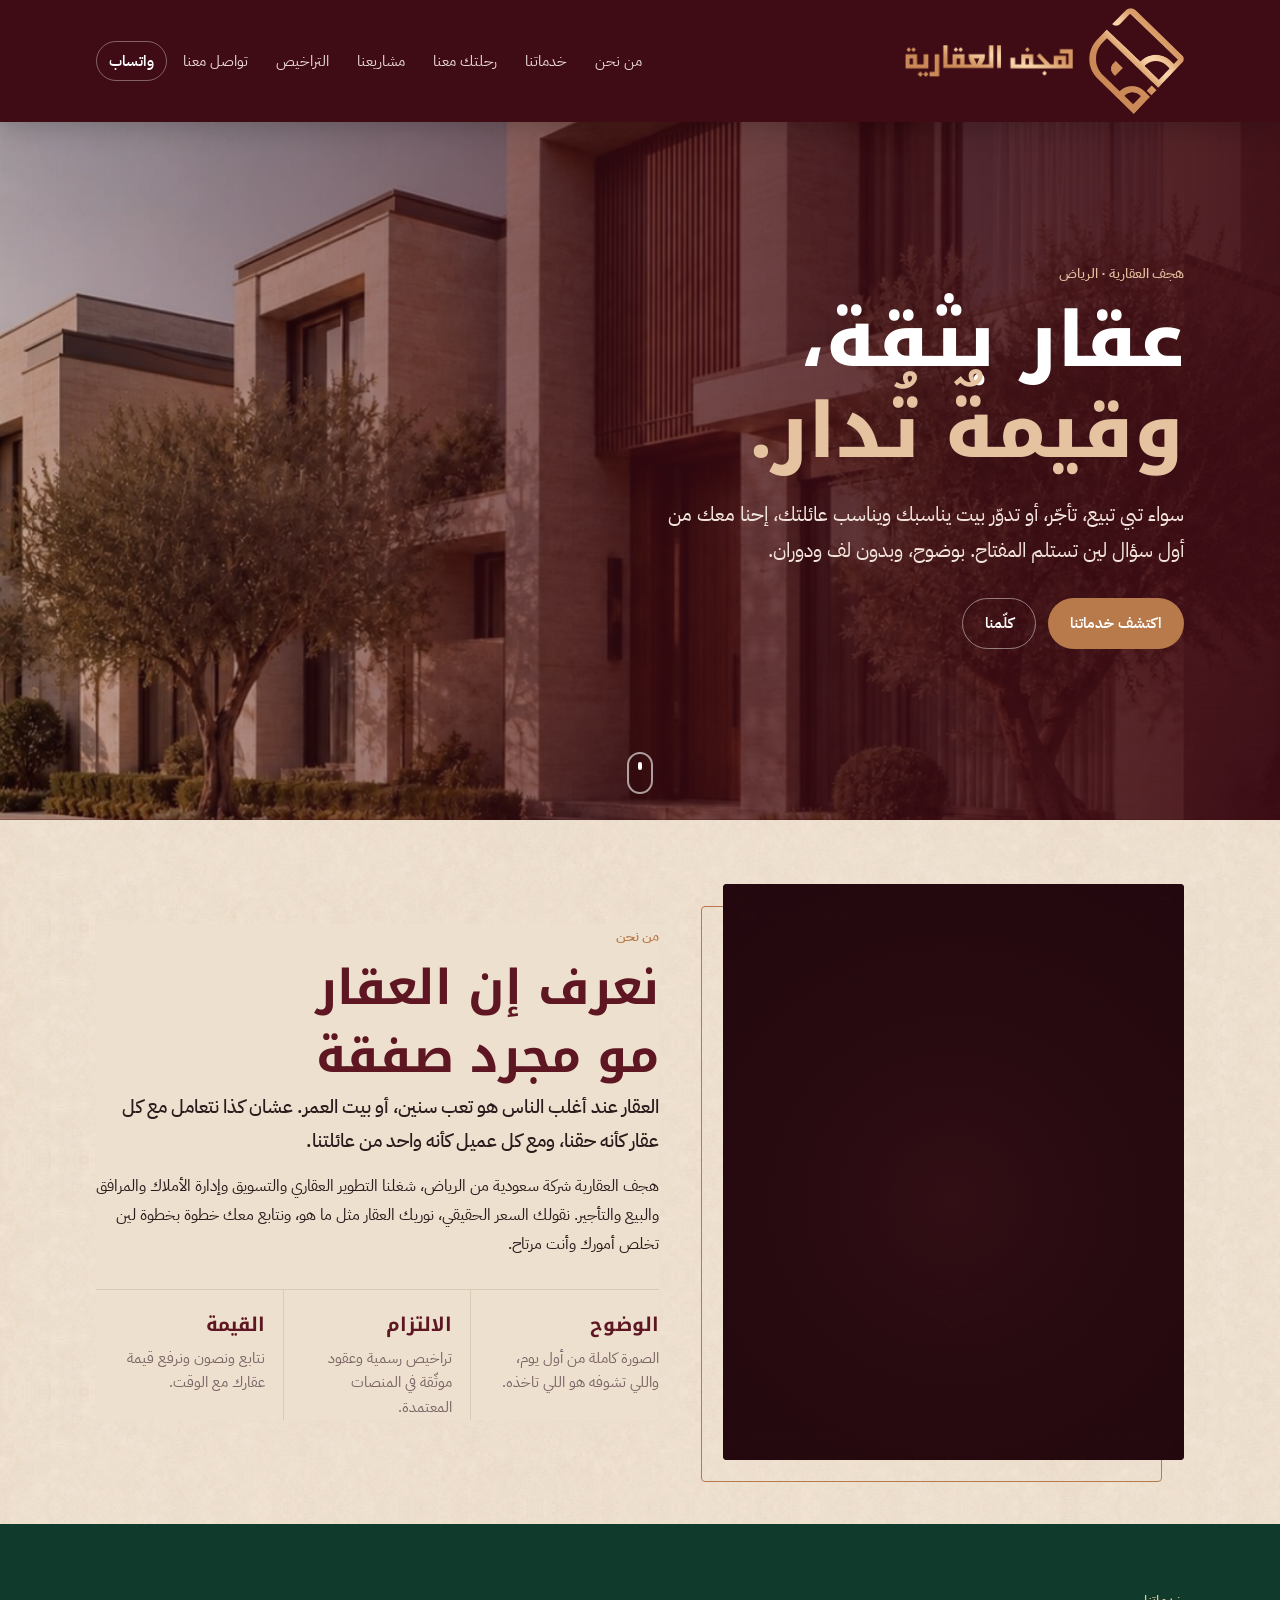
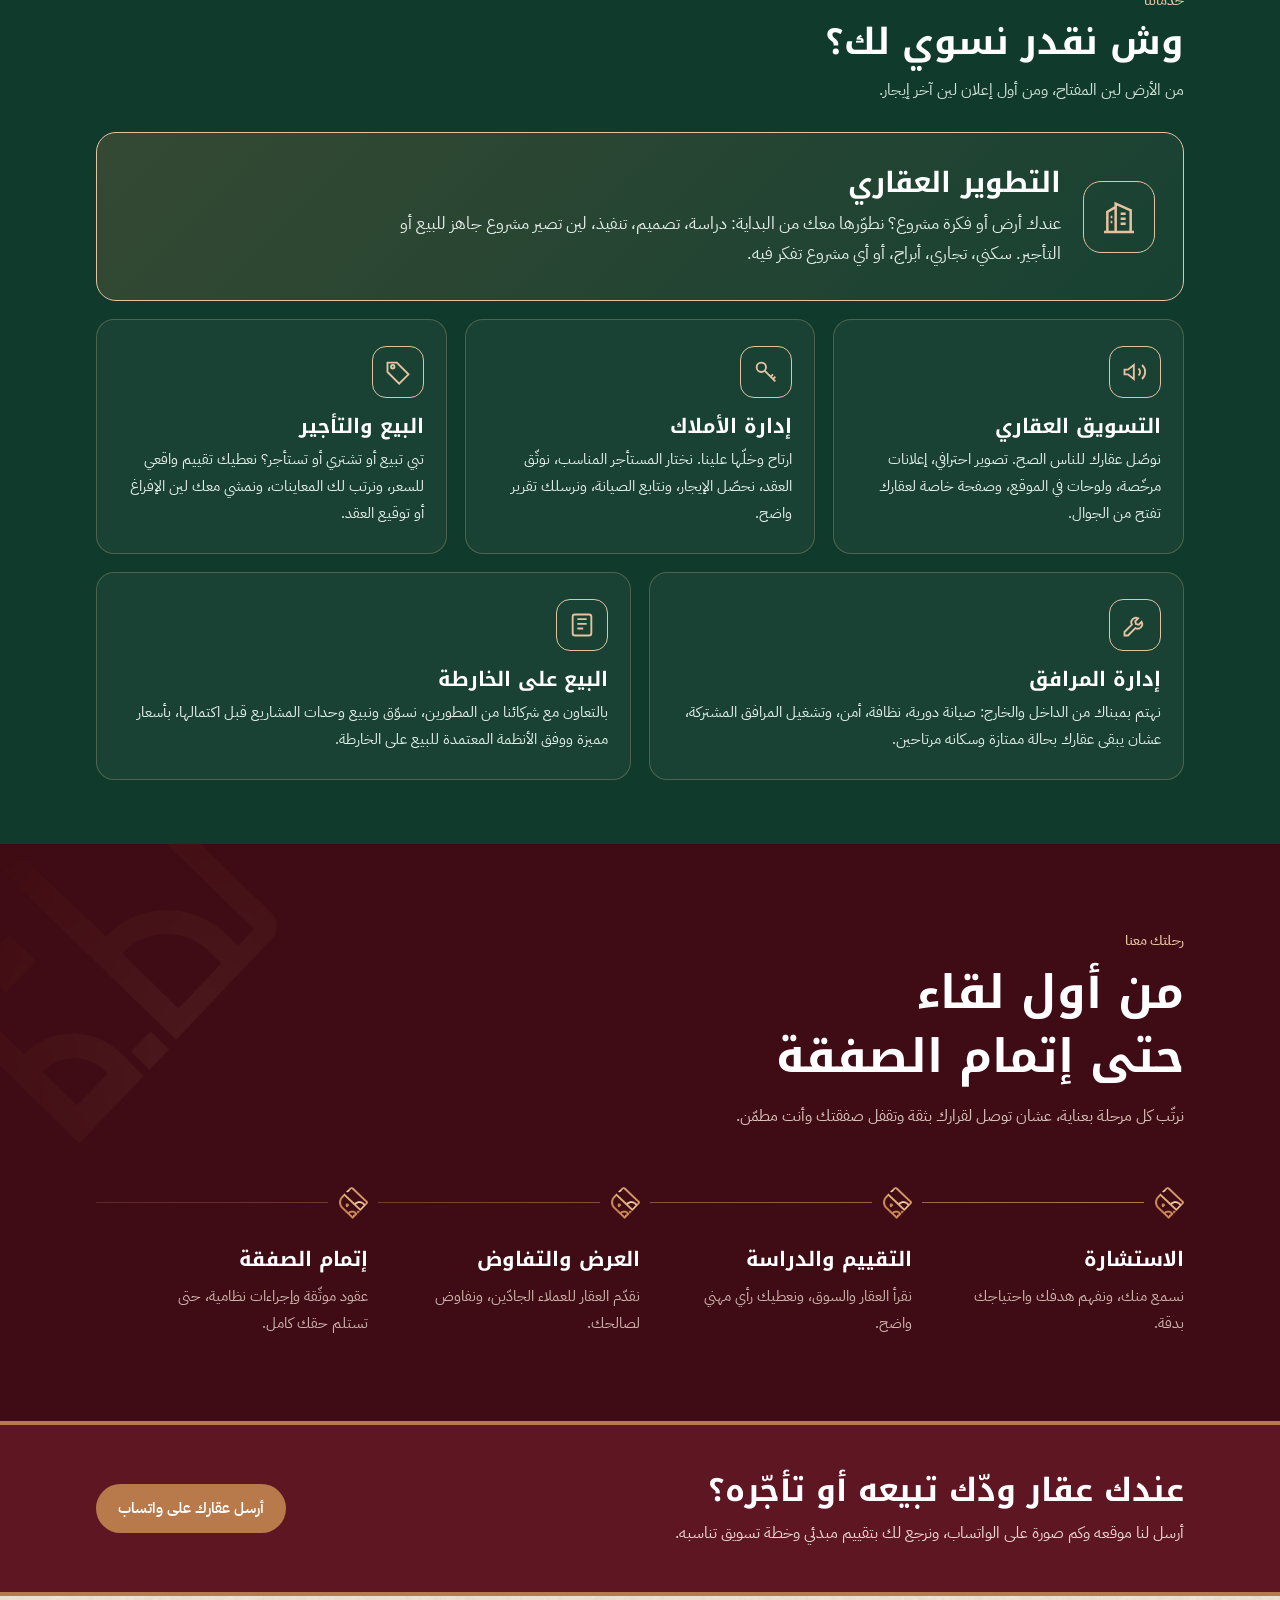
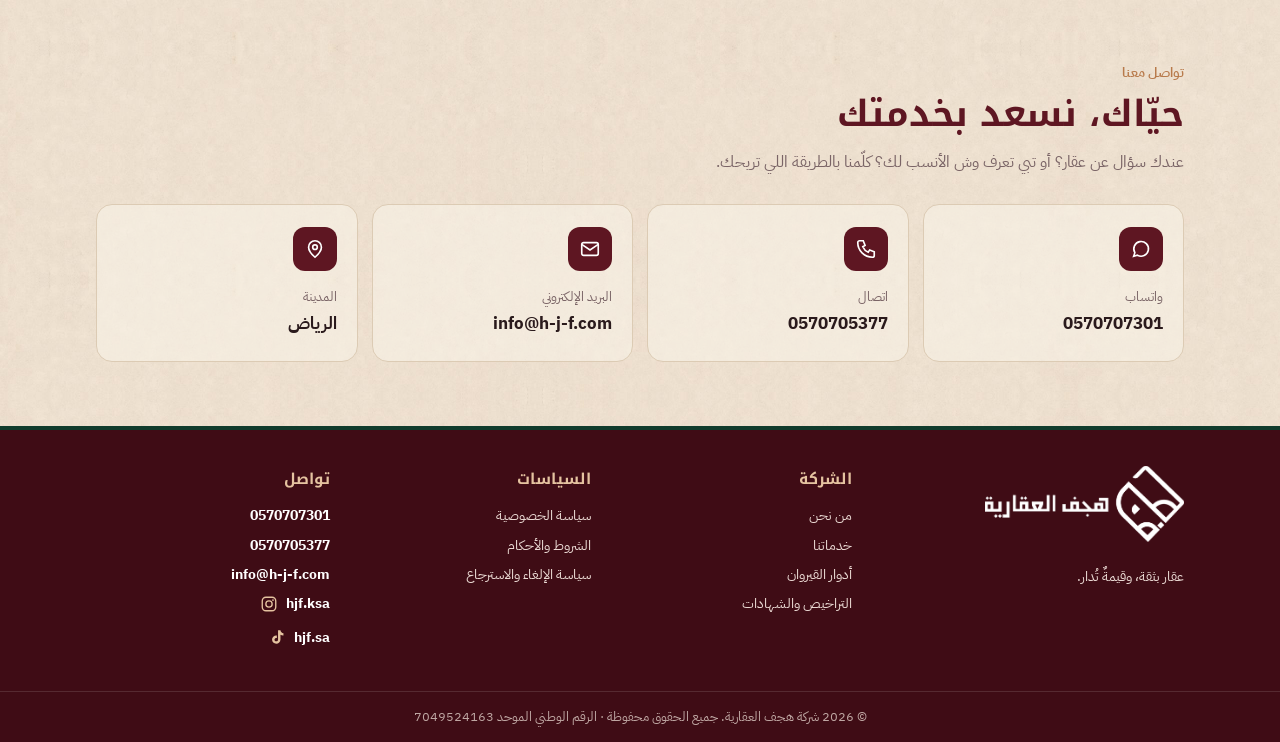
<file: index.html>
<!doctype html>
<html lang="ar" dir="rtl">
<head>
<meta charset="utf-8">
<meta name="viewport" content="width=device-width, initial-scale=1, viewport-fit=cover">
<title>هجف العقارية | تطوير وتسويق وإدارة أملاك في الرياض</title>
<meta name="description" content="هجف العقارية: شركة عقارية في الرياض، نطوّر المشاريع السكنية والتجارية، ونسوّق عقارك وندير أملاكك ونساعدك تبيع أو تأجّر أو تلقى بيتك، بثقة ووضوح.">
<meta property="og:title" content="هجف العقارية">
<meta property="og:description" content="عقار بثقة، وقيمةٌ تُدار. تسويق عقاري، إدارة أملاك، بيع وتأجير في الرياض.">
<meta property="og:image" content="https://h-j-f.com/img/hero.jpg">
<link rel="canonical" href="https://h-j-f.com/">
<meta property="og:locale" content="ar_SA">
<link rel="icon" href="img/logo-copper.png">
<link rel="preconnect" href="https://fonts.googleapis.com">
<link rel="stylesheet" href="https://fonts.googleapis.com/css2?family=IBM+Plex+Sans+Arabic:wght@400;500;600&family=Noto+Kufi+Arabic:wght@500;700;800&display=swap">
<link rel="stylesheet" href="style.css?v=7">
<script type="application/ld+json">
{"@context":"https://schema.org","@type":"RealEstateAgent","name":"شركة هجف العقارية","alternateName":"HJF Real Estate",
 "telephone":["+966570705377","+966570707301"],"email":"info@h-j-f.com","url":"https://h-j-f.com",
 "address":{"@type":"PostalAddress","addressLocality":"الرياض","addressCountry":"SA"},"areaServed":"الرياض"}
</script>
</head>
<body class="home">

<!-- SHARED HEADER: edit partials/header.html then run tools/sync_footer.py -->
<header class="top solid" id="top"><div class="wrap">
  <a class="brand" href="https://h-j-f.com/" aria-label="هجف العقارية - الرئيسية"><img class="mk" src="img/mark-metal.png" alt=""><img class="wm" src="img/wordmark-metal.png" alt="هجف العقارية"></a>
  <button class="burger" id="burger" aria-label="القائمة" aria-expanded="false" aria-controls="menu">☰</button>
  <nav class="menu" id="menu" aria-label="القائمة الرئيسية">
    <a href="./#about">من نحن</a>
    <a href="./#services">خدماتنا</a>
    <a href="./#journey">رحلتك معنا</a>
    <a href="https://qairawan.h-j-f.com/">مشاريعنا</a>
    <a href="licenses.html">التراخيص</a>
    <a href="./#contact">تواصل معنا</a>
    <a class="call" href="https://wa.me/966570707301" target="_blank" rel="noopener">واتساب</a>
  </nav>
</div></header>

<main>
<section class="hero2">
  <div class="bg" aria-hidden="true"><img src="img/hero.jpg" alt=""></div>
  <div class="wrap">
    <div class="eyebrow rv">هجف العقارية · الرياض</div>
    <h1 class="rv">عقار بثقة،<br><em>وقيمةٌ تُدار.</em></h1>
    <p class="rv">سواء تبي تبيع، تأجّر، أو تدوّر بيت يناسبك ويناسب عائلتك، إحنا معك من أول سؤال لين تستلم المفتاح. بوضوح، وبدون لف ودوران.</p>
    <div class="cta rv">
      <a class="btn copper" href="#services">اكتشف خدماتنا</a>
      <a class="btn ghost" href="#contact">كلّمنا</a>
    </div>
  </div>
  <a class="scrollhint" href="#about" aria-label="انزل للأسفل"><span></span></a>
</section>

<section class="s" id="about"><div class="wrap">
  <div class="about3">
    <figure class="aimg amotion rv" id="hjfMotion" role="img" aria-label="رسم متحرك يعرّف بهجف العقارية وخدماتها: التطوير، التسويق، إدارة الأملاك، إدارة المرافق، والبيع على الخارطة"></figure>
    <div class="atext">
      <div class="eyebrow c rv">من نحن</div>
      <h2 class="big rv">نعرف إن العقار<br>مو مجرد صفقة</h2>
      <p class="lead rv">العقار عند أغلب الناس هو تعب سنين، أو بيت العمر. عشان كذا نتعامل مع كل عقار كأنه حقنا، ومع كل عميل كأنه واحد من عائلتنا.</p>
      <p class="rv">هجف العقارية شركة سعودية من الرياض، شغلنا التطوير العقاري والتسويق وإدارة الأملاك والمرافق والبيع والتأجير. نقولك السعر الحقيقي، نوريك العقار مثل ما هو، ونتابع معك خطوة بخطوة لين تخلص أمورك وأنت مرتاح.</p>
      <dl class="princ rv">
        <div><dt>الوضوح</dt><dd>الصورة كاملة من أول يوم، واللي تشوفه هو اللي تاخذه.</dd></div>
        <div><dt>الالتزام</dt><dd>تراخيص رسمية وعقود موثّقة في المنصات المعتمدة.</dd></div>
        <div><dt>القيمة</dt><dd>نتابع ونصون ونرفع قيمة عقارك مع الوقت.</dd></div>
      </dl>
    </div>
  </div>
</div></section>

<section class="s green" id="services"><div class="wrap">
  <div class="sh rv"><div class="eyebrow">خدماتنا</div><h2>وش نقدر نسوي لك؟</h2><p>من الأرض لين المفتاح، ومن أول إعلان لين آخر إيجار.</p></div>
  <article class="dev rv">
    <div class="ic"><svg viewBox="0 0 24 24"><path d="M3 21h18M5 21V9l5-3v15M10 21V4l9 4v13M13 10h3M13 13h3M13 16h3M7 12h1M7 15h1"/></svg></div>
    <div>
      <h3>التطوير العقاري</h3>
      <p>عندك أرض أو فكرة مشروع؟ نطوّرها معك من البداية: دراسة، تصميم، تنفيذ، لين تصير مشروع جاهز للبيع أو التأجير. سكني، تجاري، أبراج، أو أي مشروع تفكر فيه.</p>
    </div>
  </article>
  <div class="svc">
    <article class="rv">
      <div class="ic"><svg viewBox="0 0 24 24"><path d="M3 10v4h3l5 4V6L6 10H3z"/><path d="M15 9a4 4 0 0 1 0 6M18 6a8 8 0 0 1 0 12"/></svg></div>
      <h3>التسويق العقاري</h3>
      <p>نوصّل عقارك للناس الصح. تصوير احترافي، إعلانات مرخّصة، ولوحات في الموقع، وصفحة خاصة لعقارك تفتح من الجوال.</p>
    </article>
    <article class="rv">
      <div class="ic"><svg viewBox="0 0 24 24"><circle cx="8" cy="8" r="4"/><path d="M11 11l9 9M16 16l2-2M18 18l2-2"/></svg></div>
      <h3>إدارة الأملاك</h3>
      <p>ارتاح وخلّها علينا. نختار المستأجر المناسب، نوثّق العقد، نحصّل الإيجار، ونتابع الصيانة، ونرسلك تقرير واضح.</p>
    </article>
    <article class="rv">
      <div class="ic"><svg viewBox="0 0 24 24"><path d="M3 12V4h8l10 10-8 8L3 12z"/><circle cx="7.5" cy="7.5" r="1.5"/></svg></div>
      <h3>البيع والتأجير</h3>
      <p>تبي تبيع أو تشتري أو تستأجر؟ نعطيك تقييم واقعي للسعر، ونرتب لك المعاينات، ونمشي معك لين الإفراغ أو توقيع العقد.</p>
    </article>
    <article class="rv">
      <div class="ic"><svg viewBox="0 0 24 24"><path d="M14.7 6.3a4 4 0 0 0-5.4 5.4L3 18v3h3l6.3-6.3a4 4 0 0 0 5.4-5.4l-2.5 2.5-2.4-.6-.6-2.4 2.5-2.5z"/></svg></div>
      <h3>إدارة المرافق</h3>
      <p>نهتم بمبناك من الداخل والخارج: صيانة دورية، نظافة، أمن، وتشغيل المرافق المشتركة، عشان يبقى عقارك بحالة ممتازة وسكانه مرتاحين.</p>
    </article>
    <article class="rv">
      <div class="ic"><svg viewBox="0 0 24 24"><rect x="4" y="3" width="16" height="18" rx="2"/><path d="M8 7h8M8 11h8M8 15h5"/></svg></div>
      <h3>البيع على الخارطة</h3>
      <p>بالتعاون مع شركائنا من المطورين، نسوّق ونبيع وحدات المشاريع قبل اكتمالها، بأسعار مميزة ووفق الأنظمة المعتمدة للبيع على الخارطة.</p>
    </article>
  </div>
</div></section>

<section class="journey" id="journey"><div class="wrap">
  <div class="jhead rv">
    <div class="eyebrow">رحلتك معنا</div>
    <h2>من أول لقاء<br>حتى إتمام الصفقة</h2>
    <p>نرتّب كل مرحلة بعناية، عشان توصل لقرارك بثقة وتقفل صفقتك وأنت مطمّن.</p>
  </div>
  <ol class="jline">
    <li class="rv"><i aria-hidden="true"></i><b>الاستشارة</b><p>نسمع منك، ونفهم هدفك واحتياجك بدقة.</p></li>
    <li class="rv"><i aria-hidden="true"></i><b>التقييم والدراسة</b><p>نقرأ العقار والسوق، ونعطيك رأي مهني واضح.</p></li>
    <li class="rv"><i aria-hidden="true"></i><b>العرض والتفاوض</b><p>نقدّم العقار للعملاء الجادّين، ونفاوض لصالحك.</p></li>
    <li class="rv"><i aria-hidden="true"></i><b>إتمام الصفقة</b><p>عقود موثّقة وإجراءات نظامية، حتى تستلم حقك كامل.</p></li>
  </ol>
</div></section>


<section class="owner"><div class="wrap rv">
  <div>
    <h2>عندك عقار ودّك تبيعه أو تأجّره؟</h2>
    <p>أرسل لنا موقعه وكم صورة على الواتساب، ونرجع لك بتقييم مبدئي وخطة تسويق تناسبه.</p>
  </div>
  <a class="btn copper" href="https://wa.me/966570707301" target="_blank" rel="noopener">أرسل عقارك على واتساب</a>
</div></section>

<section class="s" id="contact"><div class="wrap">
  <div class="sh rv"><div class="eyebrow c">تواصل معنا</div><h2>حيّاك، نسعد بخدمتك</h2><p>عندك سؤال عن عقار؟ أو تبي تعرف وش الأنسب لك؟ كلّمنا بالطريقة اللي تريحك.</p></div>
  <div class="cgrid">
    <a class="cc rv" href="https://wa.me/966570707301" target="_blank" rel="noopener"><span class="i"><svg viewBox="0 0 24 24"><path d="M4 20l1.3-4A8 8 0 1 1 8 18.7L4 20z"/></svg></span><span><small>واتساب</small><b class="ltr">0570707301</b></span></a>
    <a class="cc rv" href="tel:+966570705377"><span class="i"><svg viewBox="0 0 24 24"><path d="M5 3h4l2 5-2.5 1.5a11 11 0 0 0 6 6L16 13l5 2v4a2 2 0 0 1-2 2A16 16 0 0 1 3 5a2 2 0 0 1 2-2z"/></svg></span><span><small>اتصال</small><b class="ltr">0570705377</b></span></a>
    <a class="cc rv" href="mailto:info@h-j-f.com"><span class="i"><svg viewBox="0 0 24 24"><rect x="3" y="5" width="18" height="14" rx="2"/><path d="M3 7l9 6 9-6"/></svg></span><span><small>البريد الإلكتروني</small><b class="ltr">info@h-j-f.com</b></span></a>
    <div class="cc rv"><span class="i"><svg viewBox="0 0 24 24"><path d="M12 21s-7-6.2-7-11a7 7 0 0 1 14 0c0 4.8-7 11-7 11z"/><circle cx="12" cy="10" r="2.5"/></svg></span><span><small>المدينة</small><b>الرياض</b></span></div>
  </div>
</div></section>
</main>

<!-- SHARED FOOTER: edit partials/footer.html then run tools/sync_footer.py -->
<footer>
  <div class="wrap">
    <div>
      <img class="logo" src="img/logo-white-hjf.png?v=2" alt="هجف العقارية">
      <p style="margin-top:12px">عقار بثقة، وقيمةٌ تُدار.</p>
    </div>
    <div>
      <h4>الشركة</h4>
      <ul>
        <li><a href="./#about">من نحن</a></li>
        <li><a href="./#services">خدماتنا</a></li>
        <li><a href="https://qairawan.h-j-f.com/">أدوار القيروان</a></li>
        <li><a href="licenses.html">التراخيص والشهادات</a></li>
      </ul>
    </div>
    <div>
      <h4>السياسات</h4>
      <ul>
        <li><a href="privacy.html">سياسة الخصوصية</a></li>
        <li><a href="terms.html">الشروط والأحكام</a></li>
        <li><a href="refund.html">سياسة الإلغاء والاسترجاع</a></li>
      </ul>
    </div>
    <div>
      <h4>تواصل</h4>
      <ul>
        <li><a href="https://wa.me/966570707301"><b>0570707301</b></a></li>
        <li><a href="tel:+966570705377"><b>0570705377</b></a></li>
        <li><a href="mailto:info@h-j-f.com"><b>info@h-j-f.com</b></a></li>
        <li class="soc"><a href="https://www.instagram.com/hjf.ksa/" target="_blank" rel="noopener" aria-label="إنستغرام هجف العقارية"><svg viewBox="0 0 24 24" aria-hidden="true"><rect x="3" y="3" width="18" height="18" rx="5" fill="none" stroke="currentColor" stroke-width="1.8"/><circle cx="12" cy="12" r="4.2" fill="none" stroke="currentColor" stroke-width="1.8"/><circle cx="17.3" cy="6.7" r="1.2" fill="currentColor"/></svg><b>hjf.ksa</b></a></li>
        <li class="soc"><a href="https://www.tiktok.com/@hjf.sa" target="_blank" rel="noopener" aria-label="تيك توك هجف العقارية"><svg viewBox="0 0 24 24" aria-hidden="true"><path fill="currentColor" d="M16.6 3c.4 2.2 1.8 3.7 4 3.9v3.2c-1.5.1-2.8-.3-4-1.1v6.3c0 3.4-2.6 5.7-5.6 5.7-3.2 0-5.6-2.5-5.6-5.6 0-3.4 3-5.9 6.4-5.4v3.3c-1.4-.4-3.1.6-3.1 2.2 0 1.3 1 2.3 2.3 2.3 1.4 0 2.4-1 2.4-2.6V3h3.2z"/></svg><b>hjf.sa</b></a></li>
      </ul>
    </div>
  </div>
  <div class="copy">© <span id="yr">2026</span> شركة هجف العقارية. جميع الحقوق محفوظة · الرقم الوطني الموحد <span class="ltr">7049524163</span></div>
</footer>

<script src="about-motion.js?v=5" defer></script>
<script src="site.js?v=7"></script>
</body>
</html>
</file>
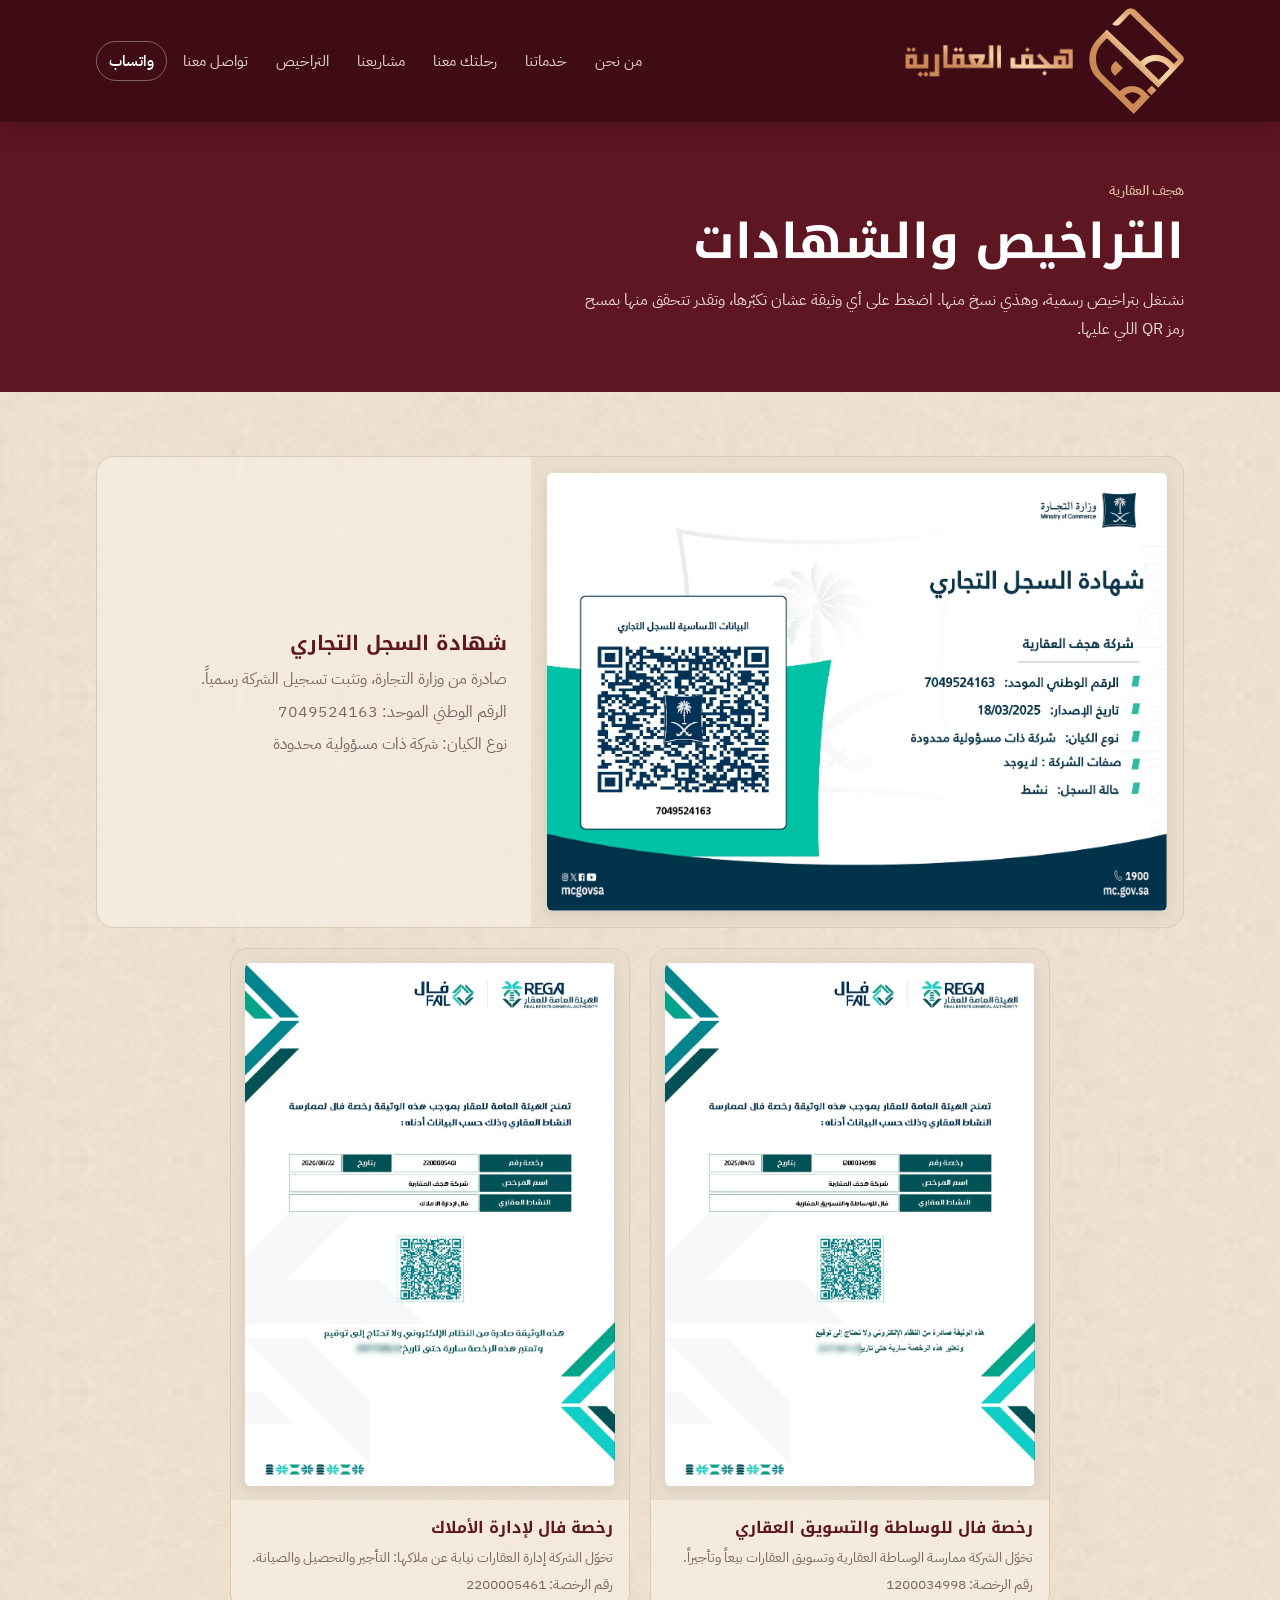
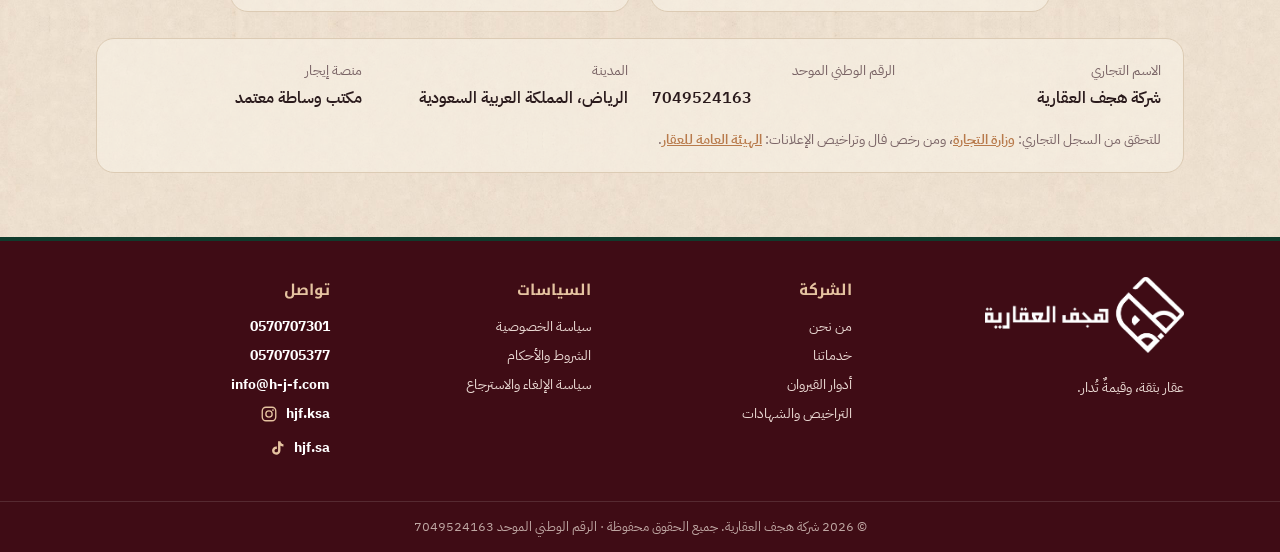
<file: licenses.html>
<!doctype html>
<html lang="ar" dir="rtl">
<head>
<meta charset="utf-8">
<meta name="viewport" content="width=device-width, initial-scale=1">
<title>التراخيص والشهادات | هجف العقارية</title>
<meta name="description" content="التراخيص والشهادات الرسمية لشركة هجف العقارية: شهادة السجل التجاري ورخص فال من الهيئة العامة للعقار.">
<link rel="canonical" href="https://h-j-f.com/licenses.html">
<link rel="icon" href="img/logo-copper.png">
<link rel="stylesheet" href="https://fonts.googleapis.com/css2?family=IBM+Plex+Sans+Arabic:wght@400;500;600&family=Noto+Kufi+Arabic:wght@500;700;800&display=swap">
<link rel="stylesheet" href="style.css?v=7">
</head>
<body>
<!-- SHARED HEADER: edit partials/header.html then run tools/sync_footer.py -->
<header class="top solid" id="top"><div class="wrap">
  <a class="brand" href="https://h-j-f.com/" aria-label="هجف العقارية - الرئيسية"><img class="mk" src="img/mark-metal.png" alt=""><img class="wm" src="img/wordmark-metal.png" alt="هجف العقارية"></a>
  <button class="burger" id="burger" aria-label="القائمة" aria-expanded="false" aria-controls="menu">☰</button>
  <nav class="menu" id="menu" aria-label="القائمة الرئيسية">
    <a href="./#about">من نحن</a>
    <a href="./#services">خدماتنا</a>
    <a href="./#journey">رحلتك معنا</a>
    <a href="https://qairawan.h-j-f.com/">مشاريعنا</a>
    <a href="licenses.html">التراخيص</a>
    <a href="./#contact">تواصل معنا</a>
    <a class="call" href="https://wa.me/966570707301" target="_blank" rel="noopener">واتساب</a>
  </nav>
</div></header>

<main>
<section class="pagehead"><div class="wrap">
  <div class="eyebrow">هجف العقارية</div>
  <h1>التراخيص والشهادات</h1>
  <p>نشتغل بتراخيص رسمية، وهذي نسخ منها. اضغط على أي وثيقة عشان تكبّرها، وتقدر تتحقق منها بمسح رمز QR اللي عليها.</p>
</div></section>

<section class="s"><div class="wrap">
  <figure class="crcard rv">
    <button data-src="licenses/cr-unified-number.jpg" aria-label="تكبير شهادة السجل التجاري"><img src="licenses/cr-unified-number.jpg" alt="شهادة السجل التجاري لشركة هجف العقارية، الرقم الوطني الموحد 7049524163"></button>
    <figcaption><b>شهادة السجل التجاري</b><span>صادرة من وزارة التجارة، وتثبت تسجيل الشركة رسمياً.</span><span>الرقم الوطني الموحد: <span class="ltr">7049524163</span></span><span>نوع الكيان: شركة ذات مسؤولية محدودة</span></figcaption>
  </figure>
  <div class="lic two">
    <figure class="rv">
      <button data-src="licenses/fal-brokerage.jpg" aria-label="تكبير رخصة فال للوساطة والتسويق العقاري"><img src="licenses/fal-brokerage.jpg" alt="رخصة فال رقم 1200034998 للوساطة والتسويق العقاري باسم شركة هجف العقارية"></button>
      <figcaption><b>رخصة فال للوساطة والتسويق العقاري</b><span>تخوّل الشركة ممارسة الوساطة العقارية وتسويق العقارات بيعاً وتأجيراً.</span><span>رقم الرخصة: <span class="ltr">1200034998</span></span></figcaption>
    </figure>
    <figure class="rv">
      <button data-src="licenses/fal-property-management.jpg" aria-label="تكبير رخصة فال لإدارة الأملاك"><img src="licenses/fal-property-management.jpg" alt="رخصة فال رقم 2200005461 لإدارة الأملاك باسم شركة هجف العقارية"></button>
      <figcaption><b>رخصة فال لإدارة الأملاك</b><span>تخوّل الشركة إدارة العقارات نيابة عن ملاكها: التأجير والتحصيل والصيانة.</span><span>رقم الرخصة: <span class="ltr">2200005461</span></span></figcaption>
    </figure>
  </div>
  <div class="reginfo rv">
    <dl>
      <div><dt>الاسم التجاري</dt><dd>شركة هجف العقارية</dd></div>
      <div><dt>الرقم الوطني الموحد</dt><dd class="ltr">7049524163</dd></div>
      <div><dt>المدينة</dt><dd>الرياض، المملكة العربية السعودية</dd></div>
      <div><dt>منصة إيجار</dt><dd>مكتب وساطة معتمد</dd></div>
    </dl>
    <p class="verify">للتحقق من السجل التجاري: <a href="https://mc.gov.sa" target="_blank" rel="noopener">وزارة التجارة</a>، ومن رخص فال وتراخيص الإعلانات: <a href="https://rega.gov.sa" target="_blank" rel="noopener">الهيئة العامة للعقار</a>.</p>
  </div>
</div></section>
</main>

<!-- SHARED FOOTER: edit partials/footer.html then run tools/sync_footer.py -->
<footer>
  <div class="wrap">
    <div>
      <img class="logo" src="img/logo-white-hjf.png?v=2" alt="هجف العقارية">
      <p style="margin-top:12px">عقار بثقة، وقيمةٌ تُدار.</p>
    </div>
    <div>
      <h4>الشركة</h4>
      <ul>
        <li><a href="./#about">من نحن</a></li>
        <li><a href="./#services">خدماتنا</a></li>
        <li><a href="https://qairawan.h-j-f.com/">أدوار القيروان</a></li>
        <li><a href="licenses.html">التراخيص والشهادات</a></li>
      </ul>
    </div>
    <div>
      <h4>السياسات</h4>
      <ul>
        <li><a href="privacy.html">سياسة الخصوصية</a></li>
        <li><a href="terms.html">الشروط والأحكام</a></li>
        <li><a href="refund.html">سياسة الإلغاء والاسترجاع</a></li>
      </ul>
    </div>
    <div>
      <h4>تواصل</h4>
      <ul>
        <li><a href="https://wa.me/966570707301"><b>0570707301</b></a></li>
        <li><a href="tel:+966570705377"><b>0570705377</b></a></li>
        <li><a href="mailto:info@h-j-f.com"><b>info@h-j-f.com</b></a></li>
        <li class="soc"><a href="https://www.instagram.com/hjf.ksa/" target="_blank" rel="noopener" aria-label="إنستغرام هجف العقارية"><svg viewBox="0 0 24 24" aria-hidden="true"><rect x="3" y="3" width="18" height="18" rx="5" fill="none" stroke="currentColor" stroke-width="1.8"/><circle cx="12" cy="12" r="4.2" fill="none" stroke="currentColor" stroke-width="1.8"/><circle cx="17.3" cy="6.7" r="1.2" fill="currentColor"/></svg><b>hjf.ksa</b></a></li>
        <li class="soc"><a href="https://www.tiktok.com/@hjf.sa" target="_blank" rel="noopener" aria-label="تيك توك هجف العقارية"><svg viewBox="0 0 24 24" aria-hidden="true"><path fill="currentColor" d="M16.6 3c.4 2.2 1.8 3.7 4 3.9v3.2c-1.5.1-2.8-.3-4-1.1v6.3c0 3.4-2.6 5.7-5.6 5.7-3.2 0-5.6-2.5-5.6-5.6 0-3.4 3-5.9 6.4-5.4v3.3c-1.4-.4-3.1.6-3.1 2.2 0 1.3 1 2.3 2.3 2.3 1.4 0 2.4-1 2.4-2.6V3h3.2z"/></svg><b>hjf.sa</b></a></li>
      </ul>
    </div>
  </div>
  <div class="copy">© <span id="yr">2026</span> شركة هجف العقارية. جميع الحقوق محفوظة · الرقم الوطني الموحد <span class="ltr">7049524163</span></div>
</footer>

<div class="lb" id="lb" hidden role="dialog" aria-modal="true" aria-label="عرض الوثيقة"><button id="lbx" aria-label="إغلاق">×</button><img id="lbimg" alt=""></div>
<script src="site.js?v=7"></script>
</body>
</html>
</file>
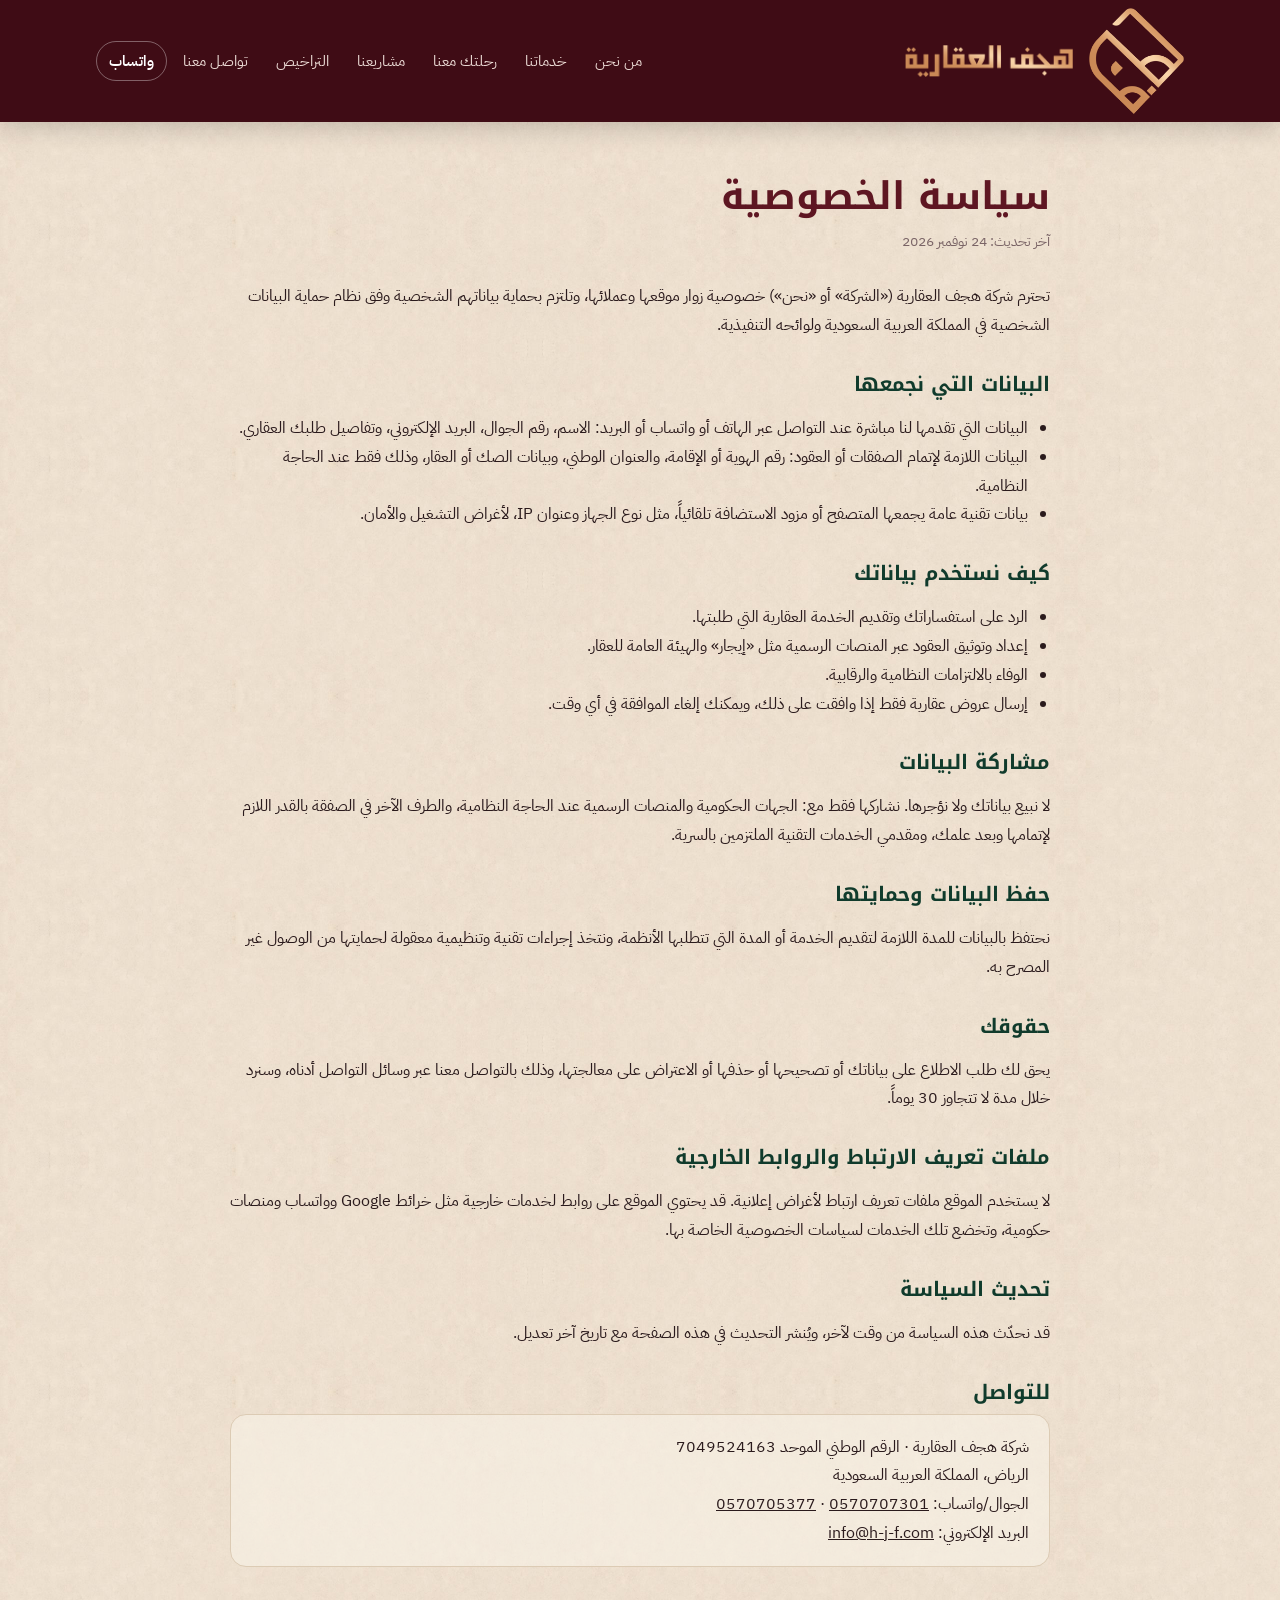
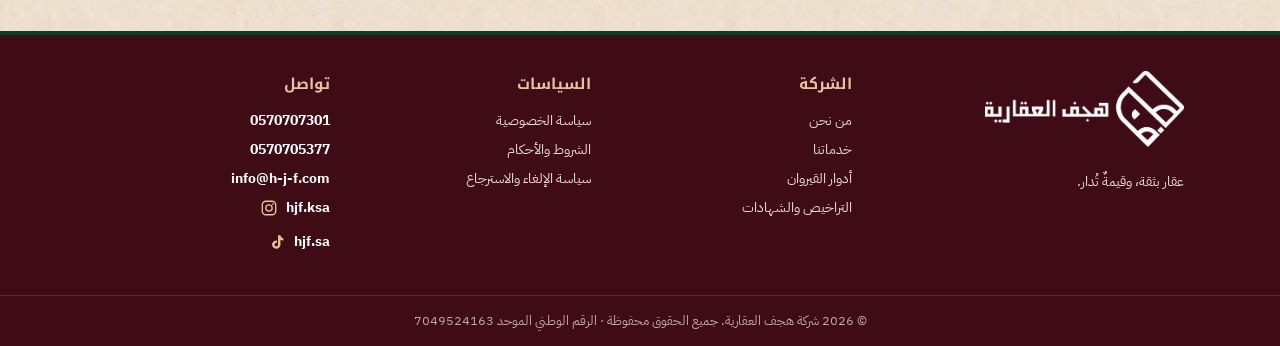
<file: privacy.html>
<!doctype html>
<html lang="ar" dir="rtl">
<head>
<meta charset="utf-8">
<meta name="viewport" content="width=device-width, initial-scale=1">
<title>سياسة الخصوصية | شركة هجف العقارية</title>
<link rel="icon" href="img/logo-copper.png">
<link rel="stylesheet" href="https://fonts.googleapis.com/css2?family=IBM+Plex+Sans+Arabic:wght@400;500;600&family=Noto+Kufi+Arabic:wght@500;700;800&display=swap">
<link rel="stylesheet" href="style.css?v=7">
</head>
<body>
<!-- SHARED HEADER: edit partials/header.html then run tools/sync_footer.py -->
<header class="top solid" id="top"><div class="wrap">
  <a class="brand" href="https://h-j-f.com/" aria-label="هجف العقارية - الرئيسية"><img class="mk" src="img/mark-metal.png" alt=""><img class="wm" src="img/wordmark-metal.png" alt="هجف العقارية"></a>
  <button class="burger" id="burger" aria-label="القائمة" aria-expanded="false" aria-controls="menu">☰</button>
  <nav class="menu" id="menu" aria-label="القائمة الرئيسية">
    <a href="./#about">من نحن</a>
    <a href="./#services">خدماتنا</a>
    <a href="./#journey">رحلتك معنا</a>
    <a href="https://qairawan.h-j-f.com/">مشاريعنا</a>
    <a href="licenses.html">التراخيص</a>
    <a href="./#contact">تواصل معنا</a>
    <a class="call" href="https://wa.me/966570707301" target="_blank" rel="noopener">واتساب</a>
  </nav>
</div></header>
<main class="wrap"><article class="doc">
<h1>سياسة الخصوصية</h1>
<p class="upd">آخر تحديث: 24 نوفمبر 2026</p>

<p>تحترم شركة هجف العقارية («الشركة» أو «نحن») خصوصية زوار موقعها وعملائها، وتلتزم بحماية بياناتهم الشخصية وفق نظام حماية البيانات الشخصية في المملكة العربية السعودية ولوائحه التنفيذية.</p>
<h2>البيانات التي نجمعها</h2>
<ul>
<li>البيانات التي تقدمها لنا مباشرة عند التواصل عبر الهاتف أو واتساب أو البريد: الاسم، رقم الجوال، البريد الإلكتروني، وتفاصيل طلبك العقاري.</li>
<li>البيانات اللازمة لإتمام الصفقات أو العقود: رقم الهوية أو الإقامة، والعنوان الوطني، وبيانات الصك أو العقار، وذلك فقط عند الحاجة النظامية.</li>
<li>بيانات تقنية عامة يجمعها المتصفح أو مزود الاستضافة تلقائياً، مثل نوع الجهاز وعنوان IP، لأغراض التشغيل والأمان.</li>
</ul>
<h2>كيف نستخدم بياناتك</h2>
<ul>
<li>الرد على استفساراتك وتقديم الخدمة العقارية التي طلبتها.</li>
<li>إعداد وتوثيق العقود عبر المنصات الرسمية مثل «إيجار» والهيئة العامة للعقار.</li>
<li>الوفاء بالالتزامات النظامية والرقابية.</li>
<li>إرسال عروض عقارية فقط إذا وافقت على ذلك، ويمكنك إلغاء الموافقة في أي وقت.</li>
</ul>
<h2>مشاركة البيانات</h2>
<p>لا نبيع بياناتك ولا نؤجرها. نشاركها فقط مع: الجهات الحكومية والمنصات الرسمية عند الحاجة النظامية، والطرف الآخر في الصفقة بالقدر اللازم لإتمامها وبعد علمك، ومقدمي الخدمات التقنية الملتزمين بالسرية.</p>
<h2>حفظ البيانات وحمايتها</h2>
<p>نحتفظ بالبيانات للمدة اللازمة لتقديم الخدمة أو المدة التي تتطلبها الأنظمة، ونتخذ إجراءات تقنية وتنظيمية معقولة لحمايتها من الوصول غير المصرح به.</p>
<h2>حقوقك</h2>
<p>يحق لك طلب الاطلاع على بياناتك أو تصحيحها أو حذفها أو الاعتراض على معالجتها، وذلك بالتواصل معنا عبر وسائل التواصل أدناه، وسنرد خلال مدة لا تتجاوز 30 يوماً.</p>
<h2>ملفات تعريف الارتباط والروابط الخارجية</h2>
<p>لا يستخدم الموقع ملفات تعريف ارتباط لأغراض إعلانية. قد يحتوي الموقع على روابط لخدمات خارجية مثل خرائط Google وواتساب ومنصات حكومية، وتخضع تلك الخدمات لسياسات الخصوصية الخاصة بها.</p>
<h2>تحديث السياسة</h2>
<p>قد نحدّث هذه السياسة من وقت لآخر، ويُنشر التحديث في هذه الصفحة مع تاريخ آخر تعديل.</p>

<h2>للتواصل</h2>
<div class="box">
<p style="margin:0">شركة هجف العقارية · الرقم الوطني الموحد <span class="ltr">7049524163</span><br>
الرياض، المملكة العربية السعودية<br>
الجوال/واتساب: <a class="ltr" href="tel:+966570707301">0570707301</a> · <a class="ltr" href="tel:+966570705377">0570705377</a><br>
البريد الإلكتروني: <a class="ltr" href="mailto:info@h-j-f.com">info@h-j-f.com</a></p>
</div>
</article></main>
<!-- SHARED FOOTER: edit partials/footer.html then run tools/sync_footer.py -->
<footer>
  <div class="wrap">
    <div>
      <img class="logo" src="img/logo-white-hjf.png?v=2" alt="هجف العقارية">
      <p style="margin-top:12px">عقار بثقة، وقيمةٌ تُدار.</p>
    </div>
    <div>
      <h4>الشركة</h4>
      <ul>
        <li><a href="./#about">من نحن</a></li>
        <li><a href="./#services">خدماتنا</a></li>
        <li><a href="https://qairawan.h-j-f.com/">أدوار القيروان</a></li>
        <li><a href="licenses.html">التراخيص والشهادات</a></li>
      </ul>
    </div>
    <div>
      <h4>السياسات</h4>
      <ul>
        <li><a href="privacy.html">سياسة الخصوصية</a></li>
        <li><a href="terms.html">الشروط والأحكام</a></li>
        <li><a href="refund.html">سياسة الإلغاء والاسترجاع</a></li>
      </ul>
    </div>
    <div>
      <h4>تواصل</h4>
      <ul>
        <li><a href="https://wa.me/966570707301"><b>0570707301</b></a></li>
        <li><a href="tel:+966570705377"><b>0570705377</b></a></li>
        <li><a href="mailto:info@h-j-f.com"><b>info@h-j-f.com</b></a></li>
        <li class="soc"><a href="https://www.instagram.com/hjf.ksa/" target="_blank" rel="noopener" aria-label="إنستغرام هجف العقارية"><svg viewBox="0 0 24 24" aria-hidden="true"><rect x="3" y="3" width="18" height="18" rx="5" fill="none" stroke="currentColor" stroke-width="1.8"/><circle cx="12" cy="12" r="4.2" fill="none" stroke="currentColor" stroke-width="1.8"/><circle cx="17.3" cy="6.7" r="1.2" fill="currentColor"/></svg><b>hjf.ksa</b></a></li>
        <li class="soc"><a href="https://www.tiktok.com/@hjf.sa" target="_blank" rel="noopener" aria-label="تيك توك هجف العقارية"><svg viewBox="0 0 24 24" aria-hidden="true"><path fill="currentColor" d="M16.6 3c.4 2.2 1.8 3.7 4 3.9v3.2c-1.5.1-2.8-.3-4-1.1v6.3c0 3.4-2.6 5.7-5.6 5.7-3.2 0-5.6-2.5-5.6-5.6 0-3.4 3-5.9 6.4-5.4v3.3c-1.4-.4-3.1.6-3.1 2.2 0 1.3 1 2.3 2.3 2.3 1.4 0 2.4-1 2.4-2.6V3h3.2z"/></svg><b>hjf.sa</b></a></li>
      </ul>
    </div>
  </div>
  <div class="copy">© <span id="yr">2026</span> شركة هجف العقارية. جميع الحقوق محفوظة · الرقم الوطني الموحد <span class="ltr">7049524163</span></div>
</footer>
<script src="site.js?v=7"></script>
</body></html>
</file>
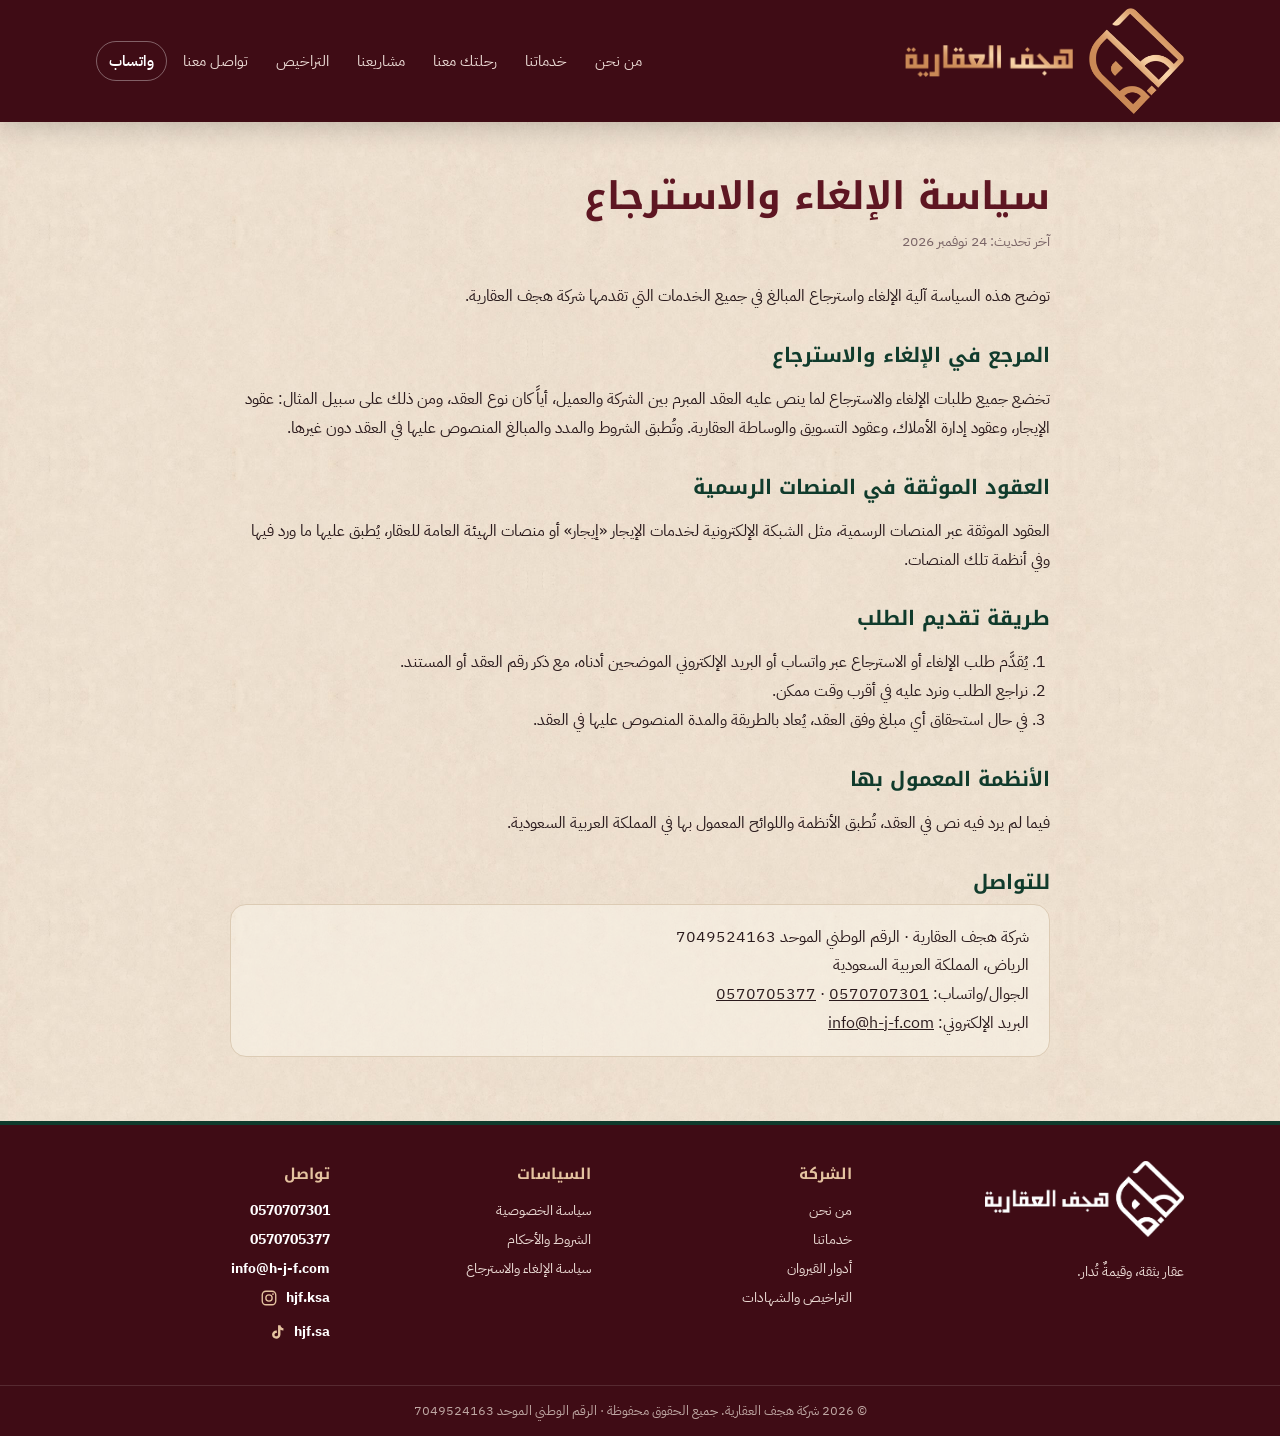
<file: refund.html>
<!doctype html>
<html lang="ar" dir="rtl">
<head>
<meta charset="utf-8">
<meta name="viewport" content="width=device-width, initial-scale=1">
<title>سياسة الإلغاء والاسترجاع | شركة هجف العقارية</title>
<link rel="icon" href="img/logo-copper.png">
<link rel="stylesheet" href="https://fonts.googleapis.com/css2?family=IBM+Plex+Sans+Arabic:wght@400;500;600&family=Noto+Kufi+Arabic:wght@500;700;800&display=swap">
<link rel="stylesheet" href="style.css?v=7">
</head>
<body>
<!-- SHARED HEADER: edit partials/header.html then run tools/sync_footer.py -->
<header class="top solid" id="top"><div class="wrap">
  <a class="brand" href="https://h-j-f.com/" aria-label="هجف العقارية - الرئيسية"><img class="mk" src="img/mark-metal.png" alt=""><img class="wm" src="img/wordmark-metal.png" alt="هجف العقارية"></a>
  <button class="burger" id="burger" aria-label="القائمة" aria-expanded="false" aria-controls="menu">☰</button>
  <nav class="menu" id="menu" aria-label="القائمة الرئيسية">
    <a href="./#about">من نحن</a>
    <a href="./#services">خدماتنا</a>
    <a href="./#journey">رحلتك معنا</a>
    <a href="https://qairawan.h-j-f.com/">مشاريعنا</a>
    <a href="licenses.html">التراخيص</a>
    <a href="./#contact">تواصل معنا</a>
    <a class="call" href="https://wa.me/966570707301" target="_blank" rel="noopener">واتساب</a>
  </nav>
</div></header>
<main class="wrap"><article class="doc">
<h1>سياسة الإلغاء والاسترجاع</h1>
<p class="upd">آخر تحديث: 24 نوفمبر 2026</p>
<p>توضح هذه السياسة آلية الإلغاء واسترجاع المبالغ في جميع الخدمات التي تقدمها شركة هجف العقارية.</p>
<h2>المرجع في الإلغاء والاسترجاع</h2>
<p>تخضع جميع طلبات الإلغاء والاسترجاع لما ينص عليه العقد المبرم بين الشركة والعميل، أياً كان نوع العقد، ومن ذلك على سبيل المثال: عقود الإيجار، وعقود إدارة الأملاك، وعقود التسويق والوساطة العقارية. وتُطبق الشروط والمدد والمبالغ المنصوص عليها في العقد دون غيرها.</p>
<h2>العقود الموثقة في المنصات الرسمية</h2>
<p>العقود الموثقة عبر المنصات الرسمية، مثل الشبكة الإلكترونية لخدمات الإيجار «إيجار» أو منصات الهيئة العامة للعقار، يُطبق عليها ما ورد فيها وفي أنظمة تلك المنصات.</p>
<h2>طريقة تقديم الطلب</h2>
<ol>
<li>يُقدَّم طلب الإلغاء أو الاسترجاع عبر واتساب أو البريد الإلكتروني الموضحين أدناه، مع ذكر رقم العقد أو المستند.</li>
<li>نراجع الطلب ونرد عليه في أقرب وقت ممكن.</li>
<li>في حال استحقاق أي مبلغ وفق العقد، يُعاد بالطريقة والمدة المنصوص عليها في العقد.</li>
</ol>
<h2>الأنظمة المعمول بها</h2>
<p>فيما لم يرد فيه نص في العقد، تُطبق الأنظمة واللوائح المعمول بها في المملكة العربية السعودية.</p>

<h2>للتواصل</h2>
<div class="box">
<p style="margin:0">شركة هجف العقارية · الرقم الوطني الموحد <span class="ltr">7049524163</span><br>
الرياض، المملكة العربية السعودية<br>
الجوال/واتساب: <a class="ltr" href="tel:+966570707301">0570707301</a> · <a class="ltr" href="tel:+966570705377">0570705377</a><br>
البريد الإلكتروني: <a class="ltr" href="mailto:info@h-j-f.com">info@h-j-f.com</a></p>
</div>
</article></main>
<!-- SHARED FOOTER: edit partials/footer.html then run tools/sync_footer.py -->
<footer>
  <div class="wrap">
    <div>
      <img class="logo" src="img/logo-white-hjf.png?v=2" alt="هجف العقارية">
      <p style="margin-top:12px">عقار بثقة، وقيمةٌ تُدار.</p>
    </div>
    <div>
      <h4>الشركة</h4>
      <ul>
        <li><a href="./#about">من نحن</a></li>
        <li><a href="./#services">خدماتنا</a></li>
        <li><a href="https://qairawan.h-j-f.com/">أدوار القيروان</a></li>
        <li><a href="licenses.html">التراخيص والشهادات</a></li>
      </ul>
    </div>
    <div>
      <h4>السياسات</h4>
      <ul>
        <li><a href="privacy.html">سياسة الخصوصية</a></li>
        <li><a href="terms.html">الشروط والأحكام</a></li>
        <li><a href="refund.html">سياسة الإلغاء والاسترجاع</a></li>
      </ul>
    </div>
    <div>
      <h4>تواصل</h4>
      <ul>
        <li><a href="https://wa.me/966570707301"><b>0570707301</b></a></li>
        <li><a href="tel:+966570705377"><b>0570705377</b></a></li>
        <li><a href="mailto:info@h-j-f.com"><b>info@h-j-f.com</b></a></li>
        <li class="soc"><a href="https://www.instagram.com/hjf.ksa/" target="_blank" rel="noopener" aria-label="إنستغرام هجف العقارية"><svg viewBox="0 0 24 24" aria-hidden="true"><rect x="3" y="3" width="18" height="18" rx="5" fill="none" stroke="currentColor" stroke-width="1.8"/><circle cx="12" cy="12" r="4.2" fill="none" stroke="currentColor" stroke-width="1.8"/><circle cx="17.3" cy="6.7" r="1.2" fill="currentColor"/></svg><b>hjf.ksa</b></a></li>
        <li class="soc"><a href="https://www.tiktok.com/@hjf.sa" target="_blank" rel="noopener" aria-label="تيك توك هجف العقارية"><svg viewBox="0 0 24 24" aria-hidden="true"><path fill="currentColor" d="M16.6 3c.4 2.2 1.8 3.7 4 3.9v3.2c-1.5.1-2.8-.3-4-1.1v6.3c0 3.4-2.6 5.7-5.6 5.7-3.2 0-5.6-2.5-5.6-5.6 0-3.4 3-5.9 6.4-5.4v3.3c-1.4-.4-3.1.6-3.1 2.2 0 1.3 1 2.3 2.3 2.3 1.4 0 2.4-1 2.4-2.6V3h3.2z"/></svg><b>hjf.sa</b></a></li>
      </ul>
    </div>
  </div>
  <div class="copy">© <span id="yr">2026</span> شركة هجف العقارية. جميع الحقوق محفوظة · الرقم الوطني الموحد <span class="ltr">7049524163</span></div>
</footer>
<script src="site.js?v=7"></script>
</body></html>
</file>
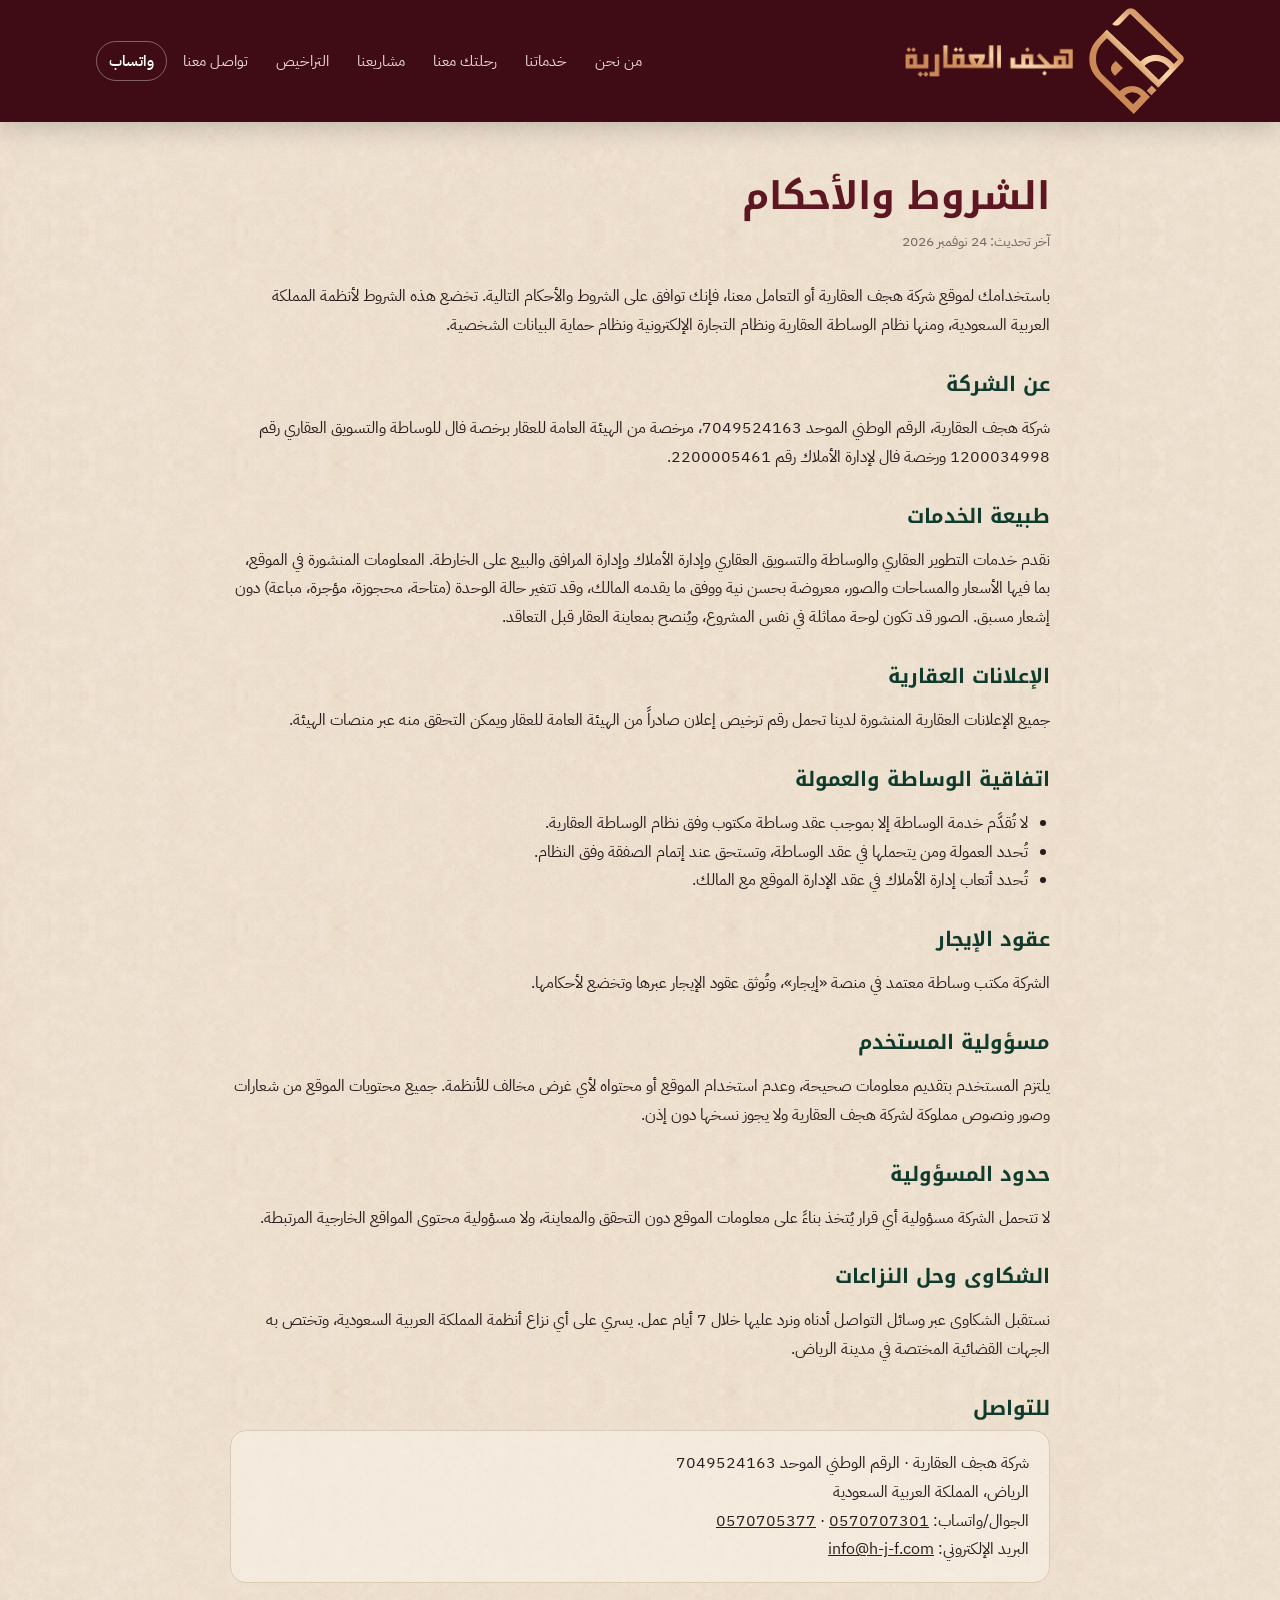
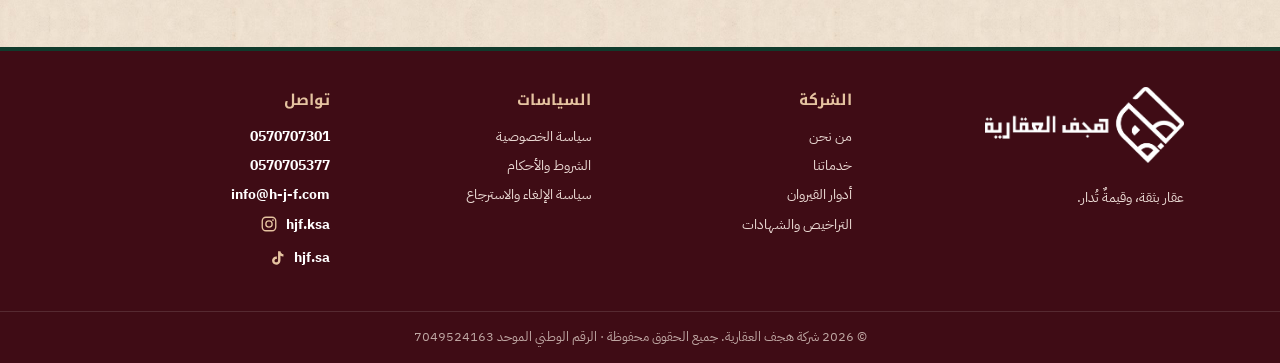
<file: terms.html>
<!doctype html>
<html lang="ar" dir="rtl">
<head>
<meta charset="utf-8">
<meta name="viewport" content="width=device-width, initial-scale=1">
<title>الشروط والأحكام | شركة هجف العقارية</title>
<link rel="icon" href="img/logo-copper.png">
<link rel="stylesheet" href="https://fonts.googleapis.com/css2?family=IBM+Plex+Sans+Arabic:wght@400;500;600&family=Noto+Kufi+Arabic:wght@500;700;800&display=swap">
<link rel="stylesheet" href="style.css?v=7">
</head>
<body>
<!-- SHARED HEADER: edit partials/header.html then run tools/sync_footer.py -->
<header class="top solid" id="top"><div class="wrap">
  <a class="brand" href="https://h-j-f.com/" aria-label="هجف العقارية - الرئيسية"><img class="mk" src="img/mark-metal.png" alt=""><img class="wm" src="img/wordmark-metal.png" alt="هجف العقارية"></a>
  <button class="burger" id="burger" aria-label="القائمة" aria-expanded="false" aria-controls="menu">☰</button>
  <nav class="menu" id="menu" aria-label="القائمة الرئيسية">
    <a href="./#about">من نحن</a>
    <a href="./#services">خدماتنا</a>
    <a href="./#journey">رحلتك معنا</a>
    <a href="https://qairawan.h-j-f.com/">مشاريعنا</a>
    <a href="licenses.html">التراخيص</a>
    <a href="./#contact">تواصل معنا</a>
    <a class="call" href="https://wa.me/966570707301" target="_blank" rel="noopener">واتساب</a>
  </nav>
</div></header>
<main class="wrap"><article class="doc">
<h1>الشروط والأحكام</h1>
<p class="upd">آخر تحديث: 24 نوفمبر 2026</p>

<p>باستخدامك لموقع شركة هجف العقارية أو التعامل معنا، فإنك توافق على الشروط والأحكام التالية. تخضع هذه الشروط لأنظمة المملكة العربية السعودية، ومنها نظام الوساطة العقارية ونظام التجارة الإلكترونية ونظام حماية البيانات الشخصية.</p>
<h2>عن الشركة</h2>
<p>شركة هجف العقارية، الرقم الوطني الموحد <span class="ltr">7049524163</span>، مرخصة من الهيئة العامة للعقار برخصة فال للوساطة والتسويق العقاري رقم <span class="ltr">1200034998</span> ورخصة فال لإدارة الأملاك رقم <span class="ltr">2200005461</span>.</p>
<h2>طبيعة الخدمات</h2>
<p>نقدم خدمات التطوير العقاري والوساطة والتسويق العقاري وإدارة الأملاك وإدارة المرافق والبيع على الخارطة. المعلومات المنشورة في الموقع، بما فيها الأسعار والمساحات والصور، معروضة بحسن نية ووفق ما يقدمه المالك، وقد تتغير حالة الوحدة (متاحة، محجوزة، مؤجرة، مباعة) دون إشعار مسبق. الصور قد تكون لوحة مماثلة في نفس المشروع، ويُنصح بمعاينة العقار قبل التعاقد.</p>
<h2>الإعلانات العقارية</h2>
<p>جميع الإعلانات العقارية المنشورة لدينا تحمل رقم ترخيص إعلان صادراً من الهيئة العامة للعقار ويمكن التحقق منه عبر منصات الهيئة.</p>
<h2>اتفاقية الوساطة والعمولة</h2>
<ul>
<li>لا تُقدَّم خدمة الوساطة إلا بموجب عقد وساطة مكتوب وفق نظام الوساطة العقارية.</li>
<li>تُحدد العمولة ومن يتحملها في عقد الوساطة، وتستحق عند إتمام الصفقة وفق النظام.</li>
<li>تُحدد أتعاب إدارة الأملاك في عقد الإدارة الموقع مع المالك.</li>
</ul>
<h2>عقود الإيجار</h2>
<p>الشركة مكتب وساطة معتمد في منصة «إيجار»، وتُوثق عقود الإيجار عبرها وتخضع لأحكامها.</p>
<h2>مسؤولية المستخدم</h2>
<p>يلتزم المستخدم بتقديم معلومات صحيحة، وعدم استخدام الموقع أو محتواه لأي غرض مخالف للأنظمة. جميع محتويات الموقع من شعارات وصور ونصوص مملوكة لشركة هجف العقارية ولا يجوز نسخها دون إذن.</p>
<h2>حدود المسؤولية</h2>
<p>لا تتحمل الشركة مسؤولية أي قرار يُتخذ بناءً على معلومات الموقع دون التحقق والمعاينة، ولا مسؤولية محتوى المواقع الخارجية المرتبطة.</p>
<h2>الشكاوى وحل النزاعات</h2>
<p>نستقبل الشكاوى عبر وسائل التواصل أدناه ونرد عليها خلال 7 أيام عمل. يسري على أي نزاع أنظمة المملكة العربية السعودية، وتختص به الجهات القضائية المختصة في مدينة الرياض.</p>

<h2>للتواصل</h2>
<div class="box">
<p style="margin:0">شركة هجف العقارية · الرقم الوطني الموحد <span class="ltr">7049524163</span><br>
الرياض، المملكة العربية السعودية<br>
الجوال/واتساب: <a class="ltr" href="tel:+966570707301">0570707301</a> · <a class="ltr" href="tel:+966570705377">0570705377</a><br>
البريد الإلكتروني: <a class="ltr" href="mailto:info@h-j-f.com">info@h-j-f.com</a></p>
</div>
</article></main>
<!-- SHARED FOOTER: edit partials/footer.html then run tools/sync_footer.py -->
<footer>
  <div class="wrap">
    <div>
      <img class="logo" src="img/logo-white-hjf.png?v=2" alt="هجف العقارية">
      <p style="margin-top:12px">عقار بثقة، وقيمةٌ تُدار.</p>
    </div>
    <div>
      <h4>الشركة</h4>
      <ul>
        <li><a href="./#about">من نحن</a></li>
        <li><a href="./#services">خدماتنا</a></li>
        <li><a href="https://qairawan.h-j-f.com/">أدوار القيروان</a></li>
        <li><a href="licenses.html">التراخيص والشهادات</a></li>
      </ul>
    </div>
    <div>
      <h4>السياسات</h4>
      <ul>
        <li><a href="privacy.html">سياسة الخصوصية</a></li>
        <li><a href="terms.html">الشروط والأحكام</a></li>
        <li><a href="refund.html">سياسة الإلغاء والاسترجاع</a></li>
      </ul>
    </div>
    <div>
      <h4>تواصل</h4>
      <ul>
        <li><a href="https://wa.me/966570707301"><b>0570707301</b></a></li>
        <li><a href="tel:+966570705377"><b>0570705377</b></a></li>
        <li><a href="mailto:info@h-j-f.com"><b>info@h-j-f.com</b></a></li>
        <li class="soc"><a href="https://www.instagram.com/hjf.ksa/" target="_blank" rel="noopener" aria-label="إنستغرام هجف العقارية"><svg viewBox="0 0 24 24" aria-hidden="true"><rect x="3" y="3" width="18" height="18" rx="5" fill="none" stroke="currentColor" stroke-width="1.8"/><circle cx="12" cy="12" r="4.2" fill="none" stroke="currentColor" stroke-width="1.8"/><circle cx="17.3" cy="6.7" r="1.2" fill="currentColor"/></svg><b>hjf.ksa</b></a></li>
        <li class="soc"><a href="https://www.tiktok.com/@hjf.sa" target="_blank" rel="noopener" aria-label="تيك توك هجف العقارية"><svg viewBox="0 0 24 24" aria-hidden="true"><path fill="currentColor" d="M16.6 3c.4 2.2 1.8 3.7 4 3.9v3.2c-1.5.1-2.8-.3-4-1.1v6.3c0 3.4-2.6 5.7-5.6 5.7-3.2 0-5.6-2.5-5.6-5.6 0-3.4 3-5.9 6.4-5.4v3.3c-1.4-.4-3.1.6-3.1 2.2 0 1.3 1 2.3 2.3 2.3 1.4 0 2.4-1 2.4-2.6V3h3.2z"/></svg><b>hjf.sa</b></a></li>
      </ul>
    </div>
  </div>
  <div class="copy">© <span id="yr">2026</span> شركة هجف العقارية. جميع الحقوق محفوظة · الرقم الوطني الموحد <span class="ltr">7049524163</span></div>
</footer>
<script src="site.js?v=7"></script>
</body></html>
</file>
<file: style.css>
/* هجف العقارية: الهوية (عنابي/نحاسي/كريمي/أخضر) مطابقة لصفحة أدوار القيروان */
:root{
  --burgundy:#5E1622; --burgundy-deep:#3F0C15; --copper:#B87A4B; --copper-soft:#E5C3A0;
  --cream:#F7F1E8; --paper:#FFFDF9; --ink:#2A1A1C; --muted:#7A6466; --line:#E7DACB;
  --green:#103B2C; --green-bg:#E2ECE6;
  --f-display:"Noto Kufi Arabic","IBM Plex Sans Arabic",Tahoma,sans-serif;
  --f-body:"IBM Plex Sans Arabic",Tahoma,"Segoe UI",sans-serif;
  color-scheme:light;
}
*{box-sizing:border-box}
[hidden]{display:none!important}
html{scroll-behavior:smooth}
html,body{margin:0}
body{background:var(--cream);color:var(--ink);font-family:var(--f-body);font-size:16px;line-height:1.8;direction:rtl}
img{max-width:100%}
.wrap{max-width:1120px;margin-inline:auto;padding-inline:max(16px,env(safe-area-inset-left,0px))}
h1,h2,h3{font-family:var(--f-display);text-wrap:balance;margin:0;line-height:1.4}
a{color:inherit}
:focus-visible{outline:3px solid var(--copper);outline-offset:2px}
.ltr{direction:ltr;unicode-bidi:isolate;font-variant-numeric:tabular-nums}
.tbd{color:var(--copper);font-style:normal;font-weight:600}
.preview{background:#FFF4D6;color:#6B4A00;font-size:13.5px;text-align:center;padding:8px 16px}

/* header */
.top{background:var(--burgundy-deep);color:#fff;position:sticky;top:0;z-index:20}
.top .wrap{display:flex;align-items:center;justify-content:space-between;gap:16px;padding-block:10px}
.brand{display:flex;align-items:center;gap:12px;text-decoration:none;color:#fff}
.brand .mk{height:52px;width:auto;display:block}
.brand .wm{height:20px;width:auto;display:block}
.menu{display:flex;gap:4px;align-items:center;flex-wrap:wrap}
.menu a{text-decoration:none;font-size:14.5px;padding:6px 12px;border-radius:999px;color:#EAD9D3}
.menu a:hover{background:rgba(255,255,255,.08);color:#fff}
.menu a.call{border:1px solid rgba(255,255,255,.35);color:#fff;font-weight:600}
.burger{display:none;background:none;border:1px solid rgba(255,255,255,.35);color:#fff;border-radius:10px;width:42px;height:38px;font-size:20px;cursor:pointer}

/* buttons */
.btn{display:inline-flex;align-items:center;justify-content:center;gap:8px;font-family:var(--f-body);font-weight:600;font-size:15px;padding:11px 22px;border-radius:999px;text-decoration:none;border:0;cursor:pointer}
.btn.copper{background:var(--copper);color:#fff}
.btn.copper:hover{background:#a96b3e}
.btn.ghost{background:transparent;color:#fff;border:1px solid rgba(255,255,255,.45)}
.btn.burg{background:var(--burgundy);color:#fff}
.btn.line{background:var(--paper);color:var(--burgundy);border:1px solid var(--line)}

/* hero */
.hero{background:var(--burgundy);color:#fff;overflow:hidden}
.hero .wrap{display:grid;grid-template-columns:1.05fr .95fr;gap:36px;align-items:center;padding-block:56px}
.eyebrow{color:var(--copper-soft);font-size:14px;font-weight:500}
.hero h1{font-size:clamp(32px,5.4vw,54px);font-weight:800;margin-block:8px 14px;color:#fff}
.hero h1 em{font-style:normal;color:var(--copper-soft)}
.hero p{color:#EAD9D3;max-width:48ch;margin:0;font-size:17px}
.hero .cta{display:flex;flex-wrap:wrap;gap:10px;margin-top:26px}
.hero figure{margin:0;border-radius:20px;overflow:hidden;aspect-ratio:4/3.4;border:3px solid var(--copper);box-shadow:0 20px 50px rgba(0,0,0,.35)}
.hero figure img{width:100%;height:100%;object-fit:cover;display:block}
.trust{display:flex;flex-wrap:wrap;gap:8px;margin-top:22px}
.trust span{font-size:13px;background:rgba(255,255,255,.08);border:1px solid rgba(255,255,255,.18);padding:4px 12px;border-radius:999px;color:#F4E6DD}
.trust b{color:#fff;font-variant-numeric:tabular-nums}

/* sections */
section.s{padding-block:64px}
section.s.alt{background:var(--paper);border-block:1px solid var(--line)}
.sh{margin-bottom:28px;max-width:720px}
.sh .eyebrow{color:var(--copper)}
.sh h2{font-size:clamp(26px,3.6vw,36px);color:var(--burgundy);margin-top:4px}
.sh p{color:var(--muted);margin:8px 0 0}

/* about */
.about{display:grid;grid-template-columns:1.2fr 1fr;gap:32px;align-items:start}
.about p{margin:0 0 12px}
.values{list-style:none;margin:0;padding:0;display:grid;gap:12px}
.values li{background:var(--paper);border:1px solid var(--line);border-radius:14px;padding:14px 16px}
.values b{display:block;font-family:var(--f-display);color:var(--green);font-size:16px}
.values span{color:var(--muted);font-size:14.5px}

/* services */
.svc{display:grid;grid-template-columns:repeat(3,1fr);gap:18px}
.svc article{background:var(--green);color:#E6EFEA;border-radius:18px;padding:26px 22px;position:relative;overflow:hidden}
.svc article::after{content:"";position:absolute;left:-30px;bottom:-30px;width:120px;height:120px;border:2px solid rgba(229,195,160,.25);transform:rotate(45deg)}
.svc .ic{width:52px;height:52px;border-radius:14px;border:1px solid var(--copper-soft);display:grid;place-items:center;margin-bottom:14px}
.svc .ic svg{width:28px;height:28px;stroke:var(--copper-soft);fill:none;stroke-width:1.6}
.svc h3{color:#fff;font-size:20px;margin-bottom:6px}
.svc p{margin:0;font-size:15px}
.svc ul{margin:10px 0 0;padding-inline-start:18px;font-size:14.5px;color:#CFE0D7}

/* projects */
.proj{display:grid;grid-template-columns:1fr 1fr;border-radius:22px;overflow:hidden;background:var(--paper);border:1px solid var(--line);text-decoration:none;color:inherit;box-shadow:0 16px 40px rgba(94,22,34,.08);transition:transform .2s}
.proj:hover{transform:translateY(-3px)}
.proj img{width:100%;height:420px;object-fit:cover;display:block}
.proj .b{padding:28px;display:flex;flex-direction:column;gap:10px;justify-content:center}
.proj h3{font-size:28px;color:var(--burgundy)}
.proj .pills{display:flex;gap:8px;flex-wrap:wrap}
.pill{font-size:13px;font-weight:600;padding:4px 12px;border-radius:999px;background:var(--cream);color:var(--burgundy);border:1px solid var(--line)}
.proj .go{color:var(--copper);font-weight:700;margin-top:6px}

/* licenses */
.lic{display:grid;grid-template-columns:repeat(3,1fr);gap:20px}
.lic figure{margin:0;background:var(--paper);border:1px solid var(--line);border-radius:18px;overflow:hidden;display:flex;flex-direction:column}
.lic button{all:unset;cursor:zoom-in;display:block;background:#EEE6DA;padding:14px}
.lic button:focus-visible{outline:3px solid var(--copper);outline-offset:-3px}
.lic img{display:block;width:100%;aspect-ratio:1/1.414;object-fit:contain;background:#fff;border-radius:6px;box-shadow:0 4px 14px rgba(0,0,0,.08)}
.lic figcaption{padding:14px 16px;display:grid;gap:2px}
.lic figcaption b{font-family:var(--f-display);color:var(--burgundy);font-size:16px}
.lic figcaption span{font-size:14px;color:var(--muted)}
.lic .ok{display:inline-flex;align-items:center;gap:6px;color:var(--green);font-weight:600;font-size:13px;background:var(--green-bg);padding:2px 10px;border-radius:999px;justify-self:start;margin-top:6px}
.lic .ok::before{content:"";width:7px;height:7px;border-radius:50%;background:currentColor}
.reginfo{margin-top:26px;background:var(--paper);border:1px solid var(--line);border-radius:18px;padding:20px 22px}
.reginfo dl{display:grid;grid-template-columns:repeat(auto-fit,minmax(230px,1fr));gap:14px 24px;margin:0}
.reginfo dt{color:var(--muted);font-size:13.5px}
.reginfo dd{margin:0;font-weight:600}
.verify{font-size:14px;color:var(--muted);margin:14px 0 0}

/* contact */
.contact{display:grid;grid-template-columns:1fr 1fr;gap:24px}
.cards{display:grid;gap:12px}
.cc{display:flex;align-items:center;gap:14px;background:var(--paper);border:1px solid var(--line);border-radius:16px;padding:16px 18px;text-decoration:none}
.cc .i{width:44px;height:44px;border-radius:12px;background:var(--burgundy);display:grid;place-items:center;flex:none}
.cc .i svg{width:22px;height:22px;stroke:#fff;fill:none;stroke-width:1.8}
.cc small{display:block;color:var(--muted);font-size:13px}
.cc b{font-size:17px}
.hours{background:var(--paper);border:1px solid var(--line);border-radius:16px;padding:18px 20px}
.hours h3{font-size:17px;color:var(--green);margin-bottom:8px}
.hours p{margin:0 0 6px}
.mapbox{border-radius:18px;overflow:hidden;border:2px solid var(--copper);min-height:320px;background:#EFE6D8}
.mapbox iframe{width:100%;height:100%;min-height:320px;border:0;display:block}

/* footer */
footer{background:var(--burgundy-deep);color:#EAD9D3;border-top:4px solid var(--green)}
footer .wrap{padding-block:36px;display:grid;grid-template-columns:1.3fr 1fr 1fr 1fr;gap:28px}
footer img.logo{height:76px;width:auto}
footer h4{margin:0 0 10px;color:var(--copper-soft);font-family:var(--f-display);font-size:15px}
footer p{margin:0;font-size:14px}
footer ul{list-style:none;margin:0;padding:0;font-size:14px;display:grid;gap:4px}
footer a{text-decoration:none}
footer a:hover{color:#fff;text-decoration:underline}
footer b{color:#fff;font-variant-numeric:tabular-nums}
.copy{border-top:1px solid rgba(255,255,255,.12);font-size:12.5px;text-align:center;padding-block:14px;color:#BFA7A3}

/* lightbox */
.lb{position:fixed;inset:0;z-index:60;background:rgba(20,8,10,.85);display:flex;align-items:center;justify-content:center;padding:20px}
.lb img{max-height:92vh;max-width:min(92vw,900px);background:#fff;border-radius:8px}
.lb button{position:absolute;top:16px;left:16px;width:44px;height:44px;border-radius:50%;border:0;background:#fff;font-size:24px;cursor:pointer}

/* policy pages */
.doc{max-width:820px;margin-inline:auto;padding-block:48px 64px}
.doc h1{font-size:clamp(28px,4vw,38px);color:var(--burgundy);margin-bottom:6px}
.doc .upd{color:var(--muted);font-size:14px;margin:0 0 28px}
.doc h2{font-size:20px;color:var(--green);margin:30px 0 8px}
.doc p,.doc li{font-size:16px}
.doc ul,.doc ol{padding-inline-start:22px}
.doc .box{background:var(--paper);border:1px solid var(--line);border-radius:16px;padding:18px 20px}

@media (max-width:960px){
  .svc,.lic{grid-template-columns:1fr 1fr}
  footer .wrap{grid-template-columns:1fr 1fr}
}
@media (max-width:760px){
  .burger{display:block}
  .menu{display:none;position:absolute;inset:100% 0 auto 0;background:var(--burgundy-deep);flex-direction:column;align-items:stretch;padding:8px 16px 16px}
  .menu.open{display:flex}
  .top .wrap{position:relative}
  .hero .wrap{grid-template-columns:1fr;padding-block:32px}
  .hero figure{order:-1}
  .about,.contact,.proj{grid-template-columns:1fr}
  .proj img{height:260px}
  .svc,.lic{grid-template-columns:1fr}
  section.s{padding-block:44px}
  footer .wrap{grid-template-columns:1fr}
  .brand .mk{height:44px}.brand .wm{height:18px}
}
@media (prefers-reduced-motion:reduce){*{transition:none!important;scroll-behavior:auto!important}}

/* CR certificate (landscape) + contact panel */
.crcard{margin:0 0 20px;background:var(--paper);border:1px solid var(--line);border-radius:18px;overflow:hidden;display:grid;grid-template-columns:1.5fr 1fr;align-items:center}
.crcard button{all:unset;cursor:zoom-in;display:block;background:#EEE6DA;padding:16px}
.crcard button:focus-visible{outline:3px solid var(--copper);outline-offset:-3px}
.crcard img{display:block;width:100%;aspect-ratio:1.414/1;object-fit:contain;background:#fff;border-radius:6px;box-shadow:0 4px 14px rgba(0,0,0,.08)}
.crcard figcaption{padding:20px 24px;display:grid;gap:4px}
.crcard figcaption b{font-family:var(--f-display);color:var(--burgundy);font-size:20px}
.crcard figcaption span{color:var(--muted)}
.crcard .ok{display:inline-flex;align-items:center;gap:6px;color:var(--green);font-weight:600;font-size:13px;background:var(--green-bg);padding:2px 10px;border-radius:999px;justify-self:start;margin-top:6px}
.crcard .ok::before{content:"";width:7px;height:7px;border-radius:50%;background:currentColor}
.cpanel{background:var(--burgundy);color:#EAD9D3;border-radius:18px;padding:32px 28px;display:flex;flex-direction:column;align-items:flex-start;gap:12px;justify-content:center;border:2px solid var(--copper)}
.cpanel img{width:64px;height:auto}
.cpanel h3{color:#fff;font-size:24px}
.cpanel p{margin:0}
@media (max-width:760px){.crcard{grid-template-columns:1fr}}
.lic.two{grid-template-columns:repeat(2,minmax(0,1fr));max-width:820px;margin-inline:auto}
@media (max-width:760px){.lic.two{grid-template-columns:1fr}}

/* ===== v2: full-bleed hero, motion, formal sections ===== */
.top{transition:background .35s,box-shadow .35s}
.home .top{position:fixed;inset:0 0 auto;background:transparent}
.home .top.solid,.top.solid{background:var(--burgundy-deep);box-shadow:0 6px 24px rgba(0,0,0,.18)}
.hero2{position:relative;min-height:min(100svh,820px);display:flex;align-items:center;color:#fff;overflow:hidden;background:var(--burgundy-deep)}
.hero2 .bg{position:absolute;inset:0}
.hero2 .bg img{width:100%;height:100%;object-fit:cover;display:block;animation:kb 22s ease-out both}
.hero2::after{content:"";position:absolute;inset:0;background:linear-gradient(to left,rgba(63,12,21,.92) 0%,rgba(63,12,21,.72) 45%,rgba(63,12,21,.25) 100%)}
.hero2 .wrap{position:relative;z-index:1;width:100%;padding-block:120px 80px}
.hero2 h1{font-size:clamp(40px,7vw,76px);font-weight:800;line-height:1.2;margin:10px 0 18px}
.hero2 h1 em{font-style:normal;color:var(--copper-soft)}
.hero2 p{font-size:clamp(17px,1.6vw,20px);color:#F2E4DC;max-width:44ch;margin:0}
.hero2 .cta{display:flex;flex-wrap:wrap;gap:12px;margin-top:30px}
.scrollhint{position:absolute;bottom:26px;left:50%;transform:translateX(-50%);z-index:1;width:26px;height:42px;border:2px solid rgba(255,255,255,.6);border-radius:14px}
.scrollhint span{position:absolute;top:8px;left:50%;width:4px;height:8px;margin-left:-2px;border-radius:2px;background:#fff;animation:sh 1.8s infinite}
@keyframes kb{from{transform:scale(1.12)}to{transform:scale(1)}}
@keyframes sh{0%{opacity:0;transform:translateY(0)}30%{opacity:1}100%{opacity:0;transform:translateY(14px)}}
.eyebrow.c{color:var(--copper);font-weight:600}
h2.big{font-size:clamp(30px,4.4vw,48px);color:var(--burgundy);margin-top:6px}
.lead{font-size:19px;color:var(--ink);font-weight:500}
.about{grid-template-columns:1fr 1.2fr;gap:48px;align-items:start;margin-bottom:36px}
.values{grid-template-columns:repeat(3,1fr);gap:18px}
.values li{padding:22px 20px;border-top:3px solid var(--copper)}
section.s.green{background:var(--green);color:#E6EFEA}
section.s.green .sh h2{color:#fff}
section.s.green .sh p{color:#CFE0D7}
section.s.green .eyebrow{color:var(--copper-soft)}
.svc article{background:rgba(255,255,255,.04);border:1px solid rgba(229,195,160,.25)}
.steps{list-style:none;margin:0;padding:0;display:grid;grid-template-columns:repeat(4,1fr);gap:18px;counter-reset:s}
.steps li{background:var(--paper);border:1px solid var(--line);border-radius:18px;padding:22px 20px;position:relative}
.steps .n{display:grid;place-items:center;width:44px;height:44px;border-radius:50%;background:var(--burgundy);color:#fff;font-family:var(--f-display);font-weight:700;margin-bottom:12px}
.steps b{display:block;font-family:var(--f-display);font-size:18px;color:var(--burgundy)}
.steps p{margin:4px 0 0;color:var(--muted);font-size:15px}
.proj .pimg{overflow:hidden}
.proj .pimg img{transition:transform .8s ease}
.proj:hover .pimg img{transform:scale(1.05)}
.owner{background:var(--burgundy);color:#EAD9D3;border-block:4px solid var(--copper)}
.owner .wrap{display:flex;align-items:center;justify-content:space-between;gap:24px;flex-wrap:wrap;padding-block:44px}
.owner h2{color:#fff;font-size:clamp(24px,3vw,32px)}
.owner p{margin:6px 0 0}
.cgrid{display:grid;grid-template-columns:repeat(4,1fr);gap:14px}
.cgrid .cc{flex-direction:column;align-items:flex-start;padding:22px 20px}
.pagehead{background:var(--burgundy);color:#fff}
.pagehead .wrap{padding-block:56px 48px}
.pagehead .eyebrow{color:var(--copper-soft)}
.pagehead h1{font-size:clamp(32px,5vw,48px);margin:6px 0 10px}
.pagehead p{color:#EAD9D3;max-width:60ch;margin:0}
.verify a{color:var(--copper);font-weight:600}
.copy a{color:#E5C3A0}
/* reveal */
.anim .rv{opacity:0;transform:translateY(26px);transition:opacity .8s ease,transform .8s cubic-bezier(.2,.7,.2,1)}
.anim .rv.in{opacity:1;transform:none}
.hero2 .rv{opacity:1!important;transform:none!important;animation:up .9s cubic-bezier(.2,.7,.2,1) both}
.hero2 .rv:nth-child(2){animation-delay:.12s}.hero2 .rv:nth-child(3){animation-delay:.24s}.hero2 .rv:nth-child(4){animation-delay:.36s}
@keyframes up{from{opacity:0;transform:translateY(24px)}to{opacity:1;transform:none}}
@media (max-width:960px){.steps,.cgrid{grid-template-columns:1fr 1fr}.values{grid-template-columns:1fr}}
@media (max-width:760px){
  .about{grid-template-columns:1fr;gap:12px}
  .hero2::after{background:linear-gradient(to top,rgba(63,12,21,.95) 10%,rgba(63,12,21,.6) 70%,rgba(63,12,21,.35))}
  .hero2 .wrap{padding-block:110px 90px}
  .steps,.cgrid{grid-template-columns:1fr}
  .home .top .menu{background:var(--burgundy-deep)}
}
@media (prefers-reduced-motion:reduce){.hero2 .bg img,.scrollhint span,.hero2 .rv{animation:none}}
.svc article::after{display:none}
.dev{display:grid;grid-template-columns:auto 1fr;gap:22px;align-items:center;background:linear-gradient(135deg,rgba(184,122,75,.22),rgba(255,255,255,.03));border:1px solid var(--copper-soft);border-radius:20px;padding:30px 28px;margin-bottom:18px}
.dev .ic{width:72px;height:72px;border-radius:18px;border:1px solid var(--copper-soft);display:grid;place-items:center}
.dev .ic svg{width:40px;height:40px;stroke:var(--copper-soft);fill:none;stroke-width:1.5}
.dev h3{color:#fff;font-size:clamp(22px,2.6vw,28px);margin-bottom:6px}
.dev p{margin:0;font-size:17px;color:#E6EFEA;max-width:70ch}
@media (max-width:760px){.dev{grid-template-columns:1fr;padding:24px 20px}}
.svc{grid-template-columns:repeat(6,1fr)}
.svc article{grid-column:span 2}
.svc article:nth-child(4),.svc article:nth-child(5){grid-column:span 3}
@media (max-width:960px){.svc{grid-template-columns:1fr 1fr}.svc article,.svc article:nth-child(4),.svc article:nth-child(5){grid-column:auto}}
@media (max-width:760px){.svc{grid-template-columns:1fr}}

/* ===== v3: bigger brand, editorial about, journey timeline ===== */
.brand{gap:16px}
.brand .mk{height:72px}
.brand .wm{height:32px}
@media (max-width:760px){.brand .mk{height:54px}.brand .wm{height:24px}.brand{gap:12px}}
.about3{display:grid;grid-template-columns:.9fr 1.1fr;gap:64px;align-items:center}
.aimg{margin:0;position:relative;aspect-ratio:4/5}
.aimg::before{content:"";position:absolute;inset:22px 22px -22px -22px;border:1.5px solid var(--copper);border-radius:4px}
.aimg img{position:relative;width:100%;height:100%;object-fit:cover;display:block;border-radius:4px}
.atext p{margin:0 0 14px}
.princ{margin:30px 0 0;display:grid;grid-template-columns:repeat(3,1fr);border-top:1px solid var(--line)}
.princ div{padding:18px 0 0 18px}
.princ div+div{border-right:1px solid var(--line);padding-right:18px}
.princ dt{font-family:var(--f-display);font-weight:700;color:var(--burgundy);font-size:19px;margin-bottom:4px}
.princ dd{margin:0;color:var(--muted);font-size:14.5px;line-height:1.7}
.journey{background:var(--burgundy-deep);color:#EAD9D3;padding-block:84px;position:relative;overflow:hidden}
.journey::before{content:"";position:absolute;left:-120px;top:-120px;width:420px;height:420px;background:url(img/mark-copper.png) center/contain no-repeat;opacity:.06}
.jhead{max-width:560px;margin-bottom:56px}
.jhead .eyebrow{color:var(--copper-soft)}
.jhead h2{color:#fff;font-size:clamp(30px,4.2vw,46px);margin:8px 0 12px}
.jhead p{margin:0;color:#D9C4BC}
.jline{list-style:none;margin:0;padding:0;display:grid;grid-template-columns:repeat(4,1fr);position:relative}
.jline::before{content:"";position:absolute;top:9px;right:0;left:0;height:1px;background:linear-gradient(to left,var(--copper),rgba(184,122,75,.25))}
.jline li{position:relative;padding-left:24px}
.jline i{display:block;width:18px;height:18px;transform:rotate(45deg);border:1.5px solid var(--copper);background:var(--burgundy-deep);margin-bottom:26px}
.jline li:last-child i{background:var(--copper)}
.jline b{display:block;font-family:var(--f-display);color:#fff;font-size:20px;margin-bottom:6px}
.jline p{margin:0;font-size:15px;color:#CDB5AD;max-width:24ch}
@media (max-width:900px){
  .about3{grid-template-columns:1fr;gap:44px}
  .aimg{max-width:420px;aspect-ratio:4/3.4}
  .princ{grid-template-columns:1fr}
  .princ div,.princ div+div{border-right:0;padding:16px 0;border-bottom:1px solid var(--line)}
  .jline{grid-template-columns:1fr;gap:30px;padding-right:30px}
  .jline::before{top:0;bottom:0;right:8px;left:auto;width:1px;height:auto;background:linear-gradient(to bottom,var(--copper),rgba(184,122,75,.25))}
  .jline li{padding:0}
  .jline i{position:absolute;right:-30px;top:4px;margin:0}
}
html,body{overflow-x:clip}
@media (max-width:760px){.cgrid .cc{flex-direction:row;align-items:center;padding:16px 18px}}
/* journey markers: company mark instead of diamond */
.jline::before{top:16px}
.jline i{width:30px;height:32px;transform:none;border:0;background:var(--burgundy-deep) url(img/mark-metal.png) center/contain no-repeat;margin-bottom:22px;box-shadow:0 0 0 6px var(--burgundy-deep)}
.jline li:last-child i{background:var(--burgundy-deep) url(img/mark-metal.png) center/contain no-repeat;width:38px;height:40px;margin-top:-4px;margin-bottom:18px;filter:drop-shadow(0 0 10px rgba(229,195,160,.45))}
@media (max-width:900px){.jline i{right:-36px;top:0}.jline li:last-child i{right:-40px;top:-4px;margin:0}.jline::before{right:7px}}
.jline li:last-child i{width:30px;height:32px;margin-top:0;margin-bottom:22px;filter:none}
@media (max-width:900px){.jline li:last-child i{right:-36px;top:0;margin:0}}
/* align timeline line exactly through the mark's corners */
.jline::before{top:15px}
@media (max-width:900px){.jline::before{right:10px;top:0}}
@media (max-width:900px){
  .jline{padding-right:44px}
  .jline i,.jline li:last-child i{right:-44px;top:0;margin:0}
  .jline::before{right:16px;top:0}
}
.jline i,.jline li:last-child i{box-shadow:none}
.jline i,.jline li:last-child i{box-shadow:0 0 0 10px var(--burgundy-deep)}

/* ===== brand beige textured paper (from identity posts) ===== */
:root{--cream:#EDE0CE;--paper:rgba(250,244,234,.55);--line:#DCCBB4}
body,section.s,section.s.alt,.atext,.pagehead+section{background-color:#EDE0CE}
body{background-image:url(img/texture-beige.jpg);background-size:1070px auto;background-repeat:repeat}
section.s:not(.green),section.s.alt{background:transparent}
.doc .box,.values li,.cc,.steps li,.reginfo,.lic figure,.crcard,.hours,.proj{background:rgba(250,244,234,.55)}
.lic button,.crcard button{background:rgba(200,180,150,.25)}
/* metallic header logo, bigger mark; footer wordmark */
.brand .mk{height:92px}
.brand .wm{height:32px}
.flogo{display:flex;align-items:center;gap:14px}
.flogo img:first-child{height:70px;width:auto}
.flogo img:last-child{height:26px;width:auto}
@media (max-width:760px){.brand .mk{height:66px}.brand .wm{height:24px}}
/* footer logo back to original proportions; header mark +15% */
.flogo{gap:10px}
.flogo img:first-child{height:74px}
.flogo img:last-child{height:19px}
.brand .mk{height:106px}
@media (max-width:760px){.brand .mk{height:76px}}
/* fixed, always-solid header on every page */
.top,.home .top{position:sticky;top:0;z-index:40;background:var(--burgundy-deep);box-shadow:0 6px 24px rgba(0,0,0,.18)}
.home .top{position:fixed;inset:0 0 auto}
.home .hero2 .wrap{padding-top:170px}
.top .wrap{padding-block:8px}
@media (max-width:760px){.home .hero2 .wrap{padding-top:130px}}
html{scroll-padding-top:130px}

/* ===== About: motion graphic (how we work) ===== */
.amotion{background:var(--burgundy-deep);border-radius:4px}
.amotion svg{position:relative;display:block;width:100%;height:100%;border-radius:4px}
.amotion .d{stroke-dasharray:900;stroke-dashoffset:900;animation:draw 12s ease-in-out infinite}
.amotion .d1{animation-name:draw1}.amotion .d2{animation-name:draw2}.amotion .d3{animation-name:draw3}.amotion .d4{animation-name:draw4}
@keyframes draw1{0%{stroke-dashoffset:900}12%,92%{stroke-dashoffset:0}100%{stroke-dashoffset:900}}
@keyframes draw2{0%,18%{stroke-dashoffset:900}38%,92%{stroke-dashoffset:0}100%{stroke-dashoffset:900}}
@keyframes draw3{0%,30%{stroke-dashoffset:900}55%,92%{stroke-dashoffset:0}100%{stroke-dashoffset:900}}
@keyframes draw4{0%,45%{stroke-dashoffset:900}68%,92%{stroke-dashoffset:0}100%{stroke-dashoffset:900}}
.amotion .crane{transform-origin:330px 366px;animation:crane 12s ease-in-out infinite}
@keyframes crane{0%,10%{opacity:0;transform:translateY(20px)}20%,70%{opacity:1;transform:none}80%,100%{opacity:0}}
.amotion .mk{opacity:0;transform-origin:200px 79px;animation:mk 12s ease-in-out infinite}
@keyframes mk{0%,72%{opacity:0;transform:scale(.6)}80%,92%{opacity:1;transform:scale(1)}100%{opacity:0}}
.amotion .c{opacity:0;animation:cap 12s infinite}
.amotion .c2{animation-delay:3s}.amotion .c3{animation-delay:6s}.amotion .c4{animation-delay:9s}
@keyframes cap{0%{opacity:0;transform:translateY(8px)}4%,22%{opacity:1;transform:none}26%,100%{opacity:0}}
.amotion .p{opacity:.25;animation:dot 12s infinite}
.amotion .p2{animation-delay:3s}.amotion .p3{animation-delay:6s}.amotion .p4{animation-delay:9s}
@keyframes dot{0%{opacity:.25}2%,23%{opacity:1}25%,100%{opacity:.25}}
@media (prefers-reduced-motion:reduce){
  .amotion .d{animation:none;stroke-dashoffset:0}.amotion .crane{animation:none}
  .amotion .mk{animation:none;opacity:1;transform:none}
  .amotion .c{animation:none}.amotion .c4{opacity:1}.amotion .p{animation:none}.amotion .p4{opacity:1}
}
@media (max-width:900px){.aimg.amotion{aspect-ratio:4/5;max-width:340px;margin-inline:auto 22px}}
/* footer social */
footer li.soc a{display:inline-flex;align-items:center;gap:8px;direction:ltr}
footer li.soc svg{width:18px;height:18px;color:var(--copper-soft);flex:none}
footer li.soc a:hover svg{color:#fff}
/* about motion canvas */
.aimg.amotion canvas{position:relative;display:block;width:100%;height:100%;border-radius:4px}
</file>
